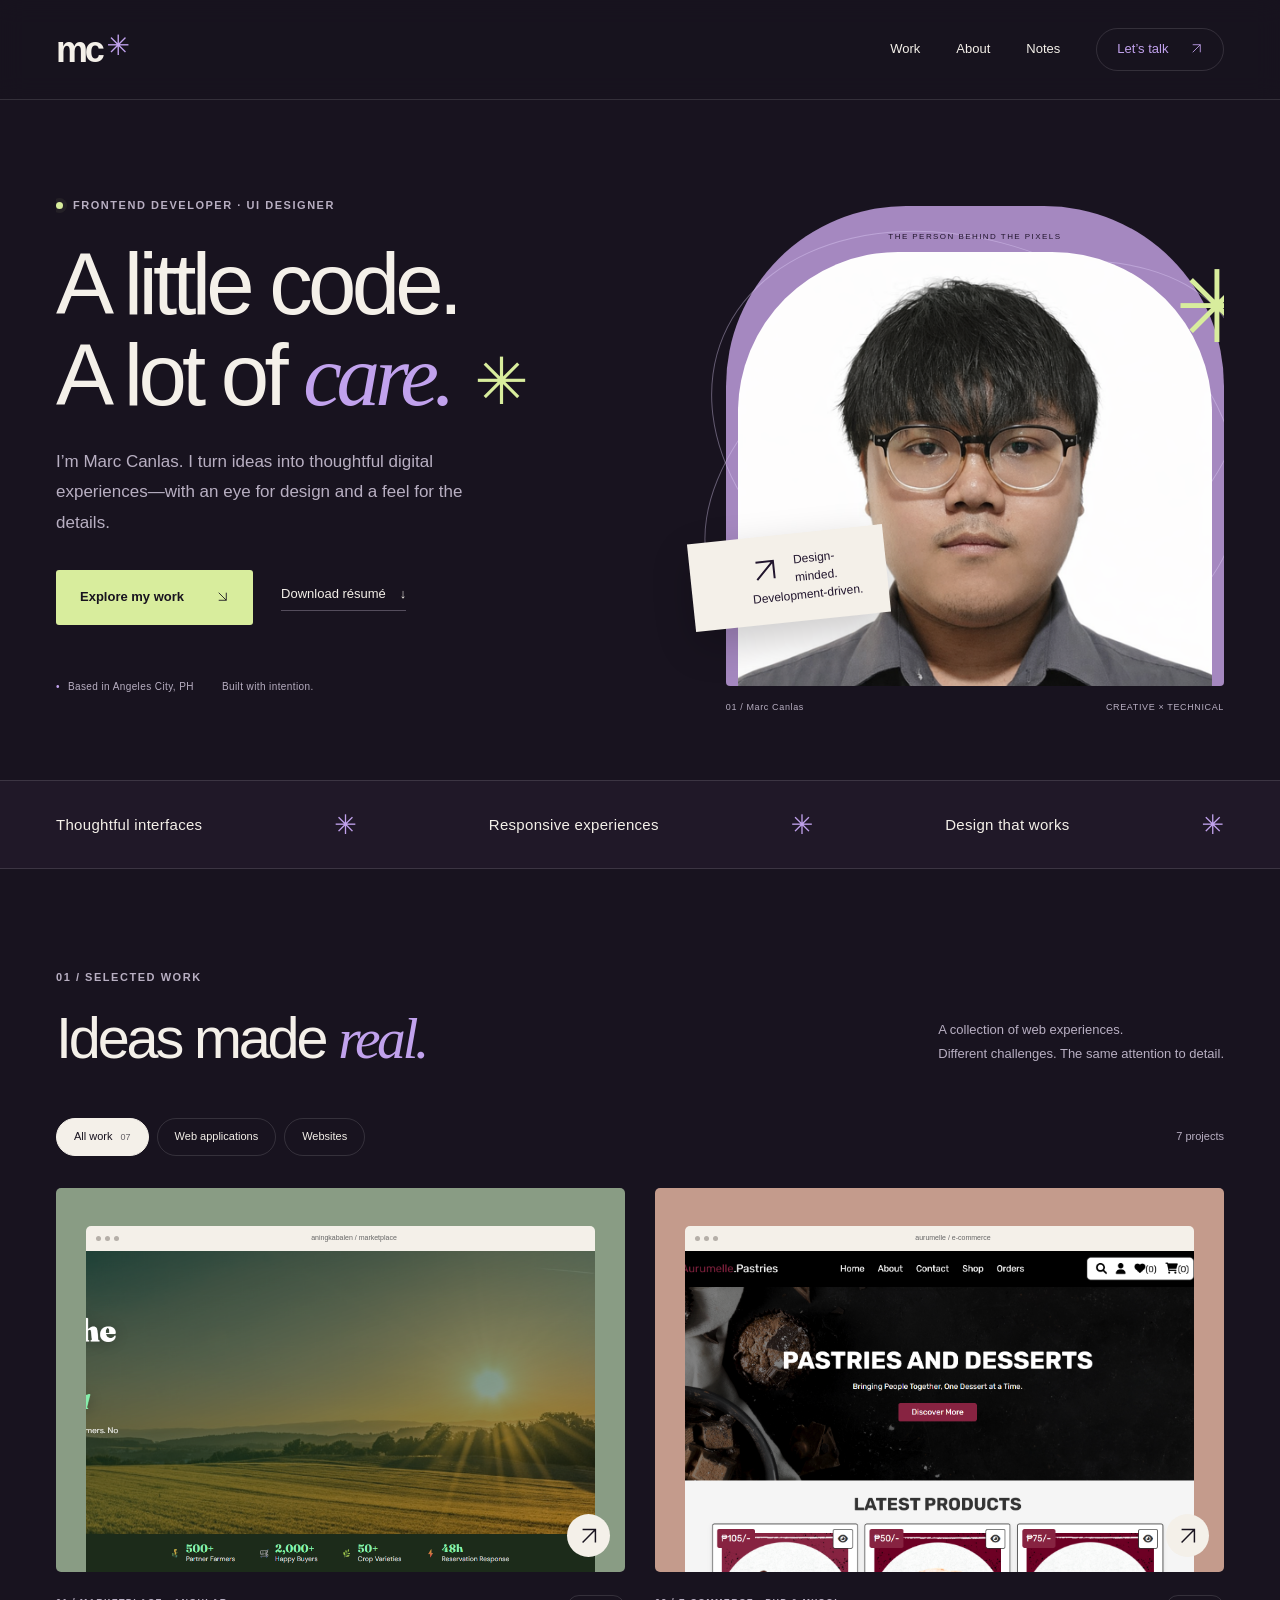
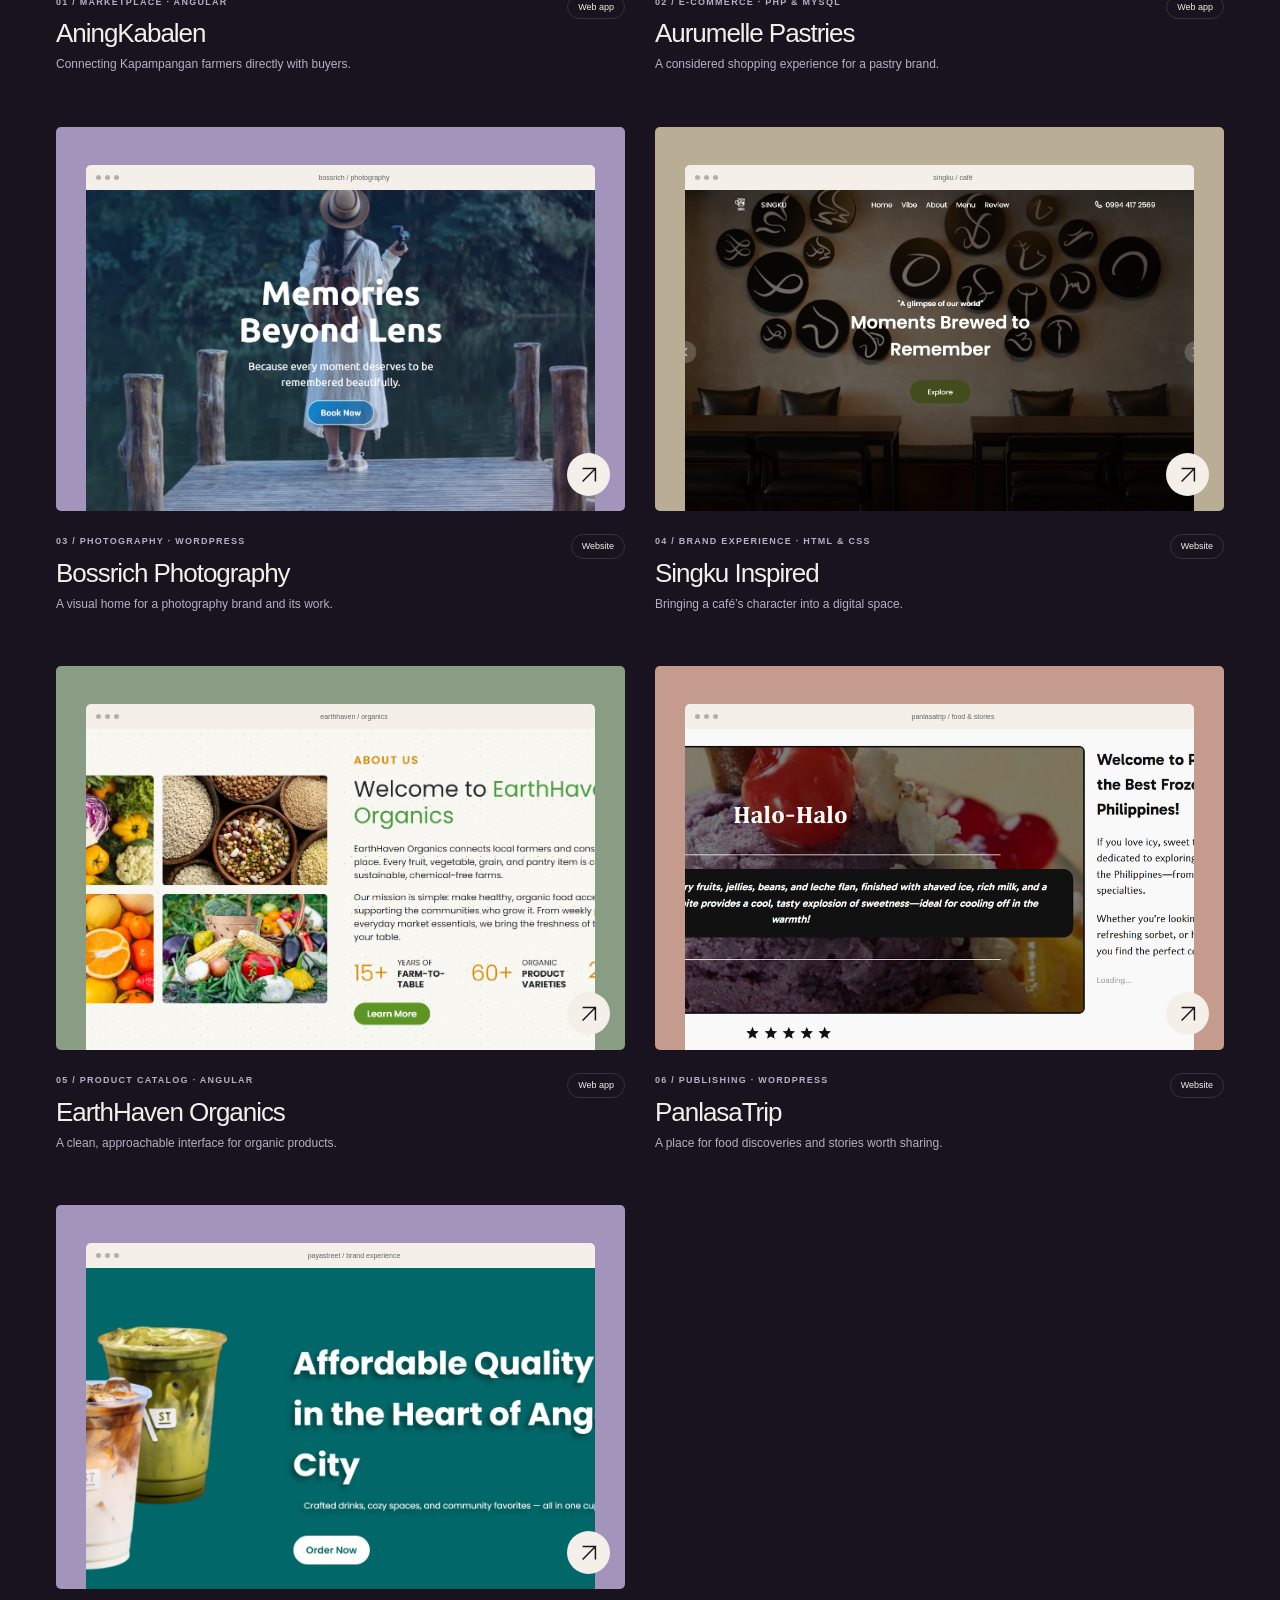
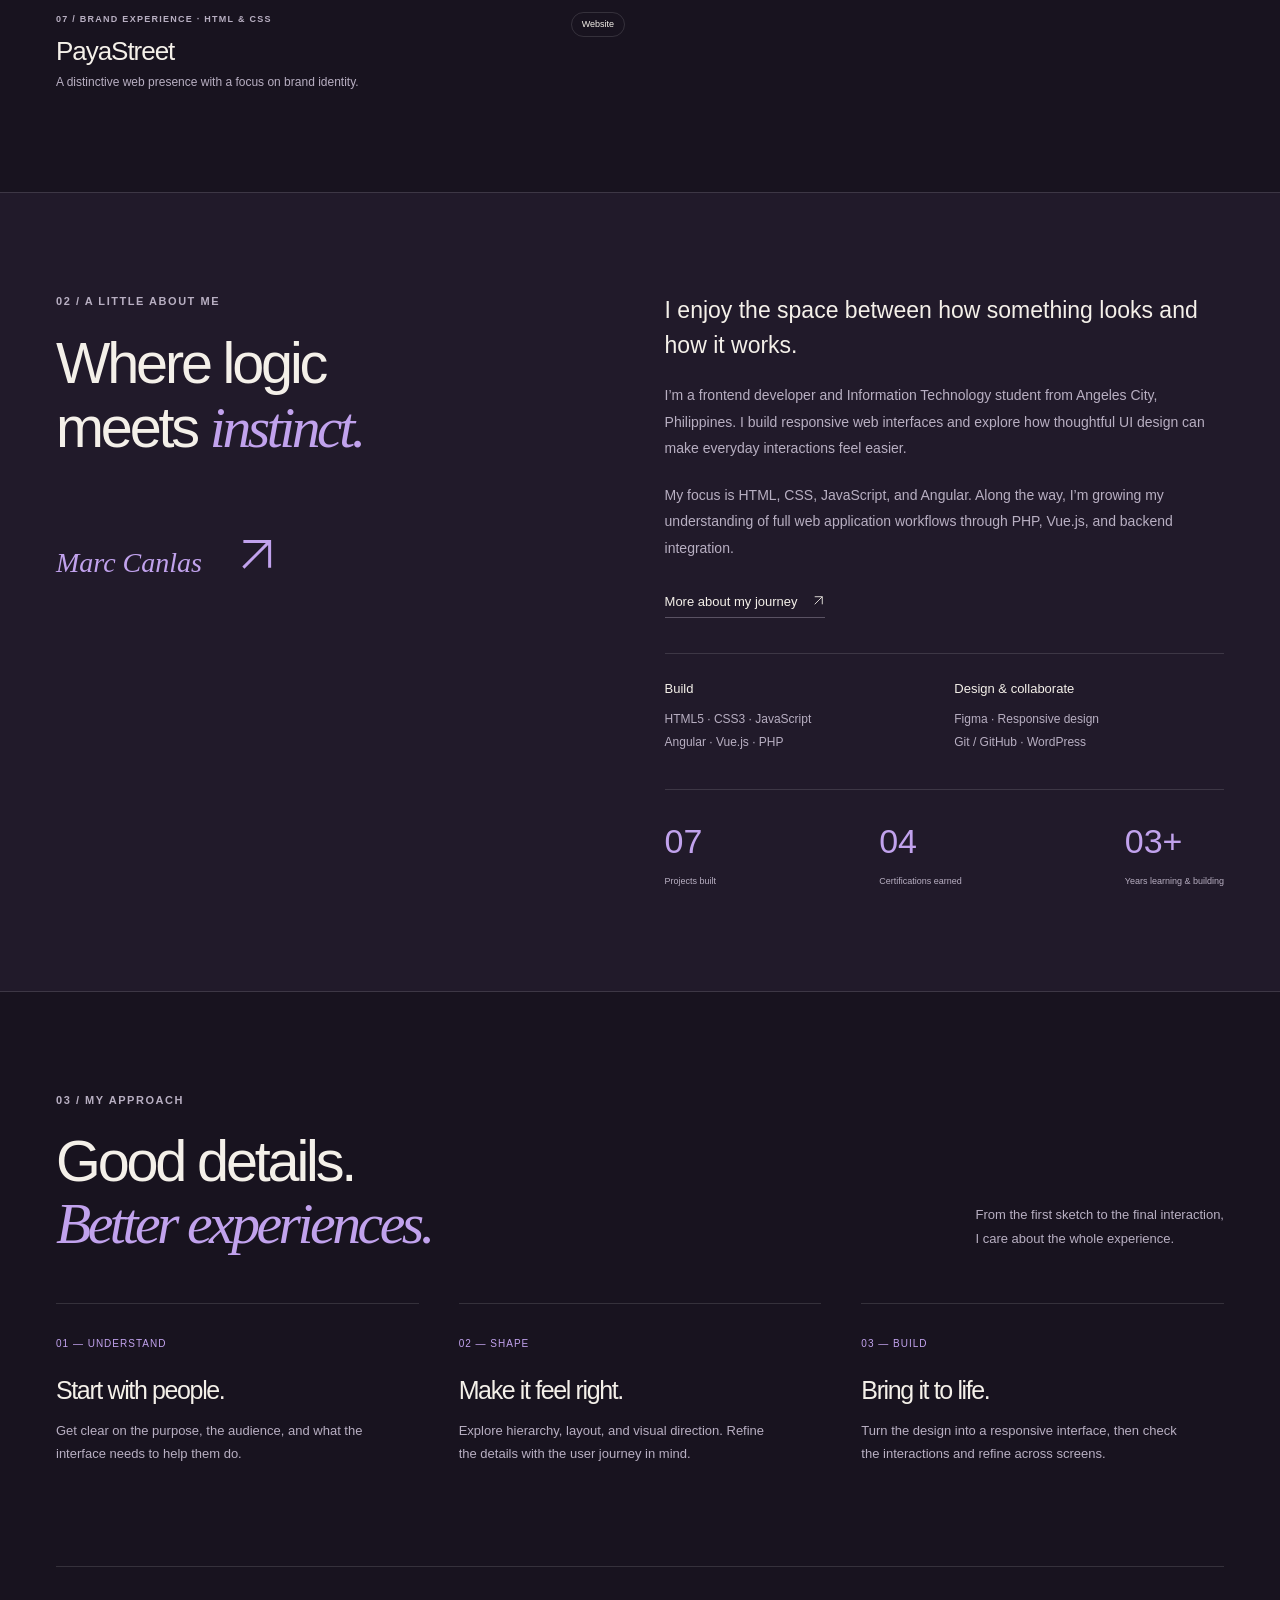
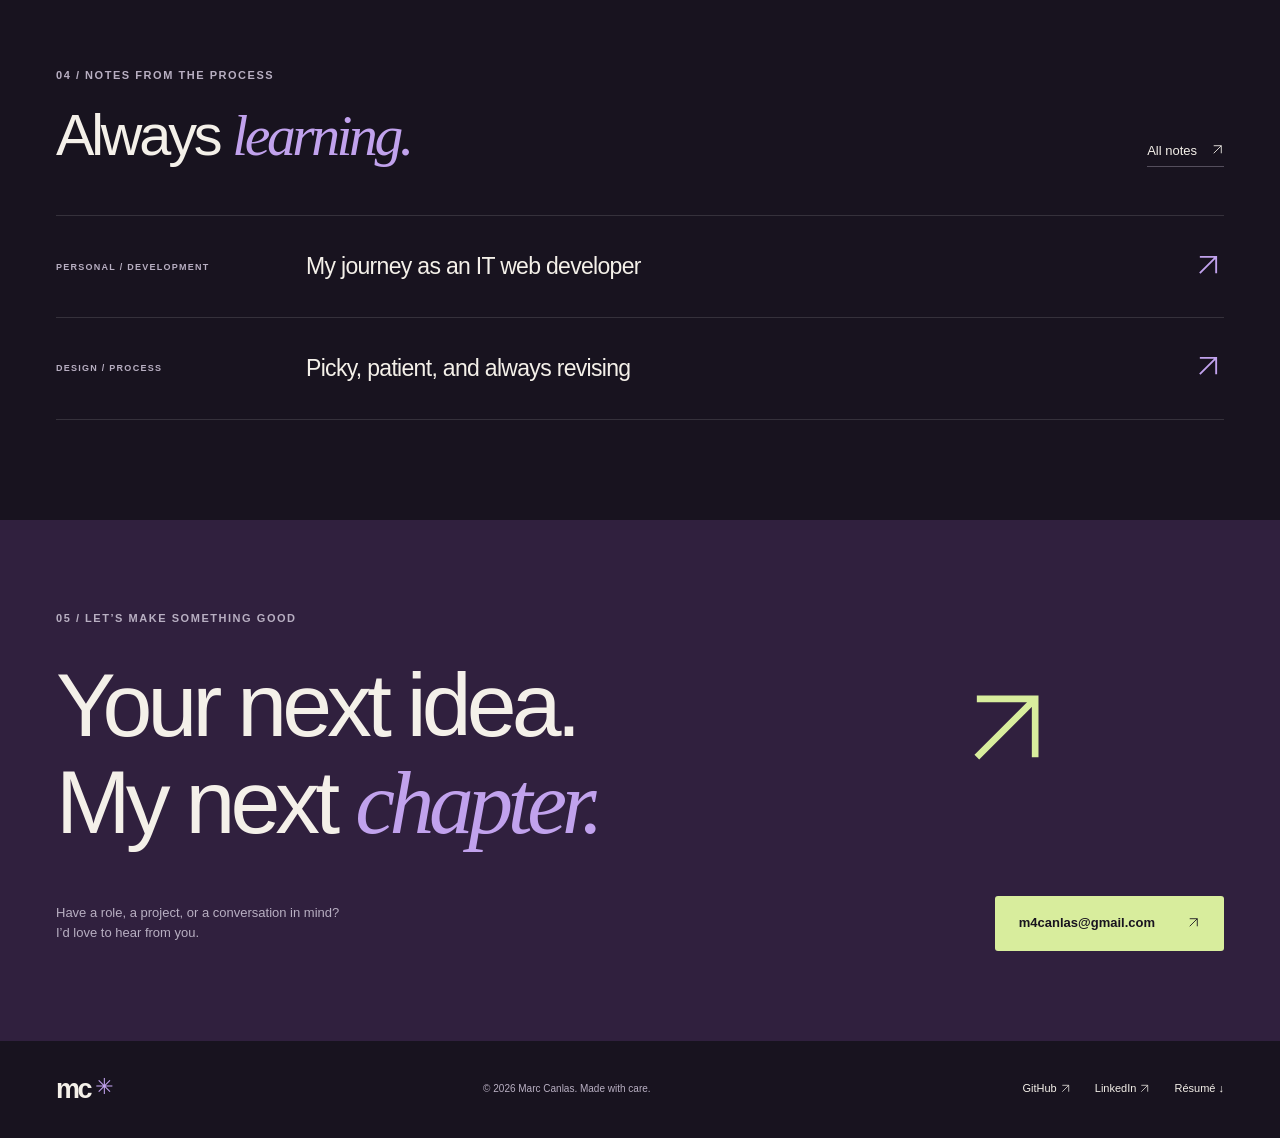
<file: index.html>
<!doctype html>
<html lang="en">
<head>
  <meta charset="utf-8">
  <meta name="viewport" content="width=device-width, initial-scale=1">
  <meta name="description" content="Marc Canlas — frontend developer and UI designer in Angeles City, Philippines. Explore web projects, case studies, and the thinking behind the interfaces.">
  <meta name="theme-color" content="#18131f">
  <title>Marc Canlas — Frontend Developer & UI Designer</title>
  <link rel="icon" href="img/assets/logo.png">
  <link rel="stylesheet" href="styles/portfolio.css">
  <script src="js/portfolio.js" defer></script>
<noscript><style>.hero-copy,.hero-art{animation:none}.filters,.menu-toggle{display:none}@media(max-width:900px){.site-header{height:auto;min-height:76px;flex-wrap:wrap;padding-block:20px;gap:20px}.site-header nav{display:flex;position:static;flex-wrap:wrap;padding:0;gap:18px;background:none;border:0}.site-header .nav-contact{padding:0;border:0}}</style></noscript>
</head>
<body>
  <a class="skip-link" href="#main">Skip to content</a>
  <header class="site-header">
    <a class="wordmark" href="#home" aria-label="Marc Canlas home">mc<span>✳&#xfe0e;</span></a>
    <button class="menu-toggle" aria-controls="site-nav" aria-expanded="false">Menu <span aria-hidden="true">＋</span></button>
    <nav id="site-nav" aria-label="Main navigation">
      <a href="#portfolio">Work</a><a href="#about-split">About</a><a href="#blog">Notes</a>
      <a class="nav-contact" href="#contact">Let’s talk <span aria-hidden="true"><svg class="arrow-icon" viewBox="0 0 24 24" fill="none" stroke="currentColor" stroke-width="1.6" aria-hidden="true"><path d="M5 19 19 5M5 5h14v14"/></svg></span></a>
    </nav>
  </header>
  <main id="main">
    <section class="hero wrap" id="home" aria-labelledby="hero-title">
      <div class="hero-copy">
        <p class="eyebrow"><span class="status-dot"></span> Frontend developer · UI designer</p>
        <h1 id="hero-title">A little code.<br>A lot of <span class="serif">care.</span><span class="title-star" aria-hidden="true">✳&#xfe0e;</span></h1>
        <p class="hero-intro">I’m Marc Canlas. I turn ideas into thoughtful digital experiences—with an eye for design and a feel for the details.</p>
        <div class="actions"><a class="button primary" href="#portfolio">Explore my work <span aria-hidden="true"><svg class="arrow-icon arrow-down" viewBox="0 0 24 24" fill="none" stroke="currentColor" stroke-width="1.6" aria-hidden="true"><path d="M5 19 19 5M5 5h14v14"/></svg></span></a><a class="text-link" href="img/assets/marc_canlas_resume.pdf" download>Download résumé <span aria-hidden="true">↓</span></a></div>
        <div class="hero-meta"><span>Based in Angeles City, PH</span><span>Built with intention.</span></div>
      </div>
      <div class="hero-art" aria-label="Portrait of Marc Canlas">
        <div class="art-orbit orbit-one" aria-hidden="true"></div><div class="art-orbit orbit-two" aria-hidden="true"></div>
        <span class="art-label">THE PERSON BEHIND THE PIXELS</span>
        <div class="portrait-frame"><img src="img/assets/profile.png" alt="Marc Canlas" fetchpriority="high" width="600" height="700"></div>
        <span class="art-spark" aria-hidden="true">✳&#xfe0e;</span>
        <div class="art-note"><span aria-hidden="true"><svg class="arrow-icon" viewBox="0 0 24 24" fill="none" stroke="currentColor" stroke-width="1.6" aria-hidden="true"><path d="M5 19 19 5M5 5h14v14"/></svg></span> Design-minded.<br>Development-driven.</div>
        <div class="art-caption"><span>01 / Marc Canlas</span><span>CREATIVE × TECHNICAL</span></div>
      </div>
    </section>
    <div class="discipline-strip" aria-label="Areas of focus"><div class="wrap"><span>Thoughtful interfaces</span><b aria-hidden="true">✳&#xfe0e;</b><span>Responsive experiences</span><b aria-hidden="true">✳&#xfe0e;</b><span>Design that works</span><b aria-hidden="true">✳&#xfe0e;</b></div></div>
    <section class="work-section wrap" id="portfolio" aria-labelledby="work-title">
      <div class="section-heading reveal"><div><p class="eyebrow">01 / Selected work</p><h2 id="work-title">Ideas made <span class="serif">real.</span></h2></div><p>A collection of web experiences.<br>Different challenges. The same attention to detail.</p></div>
      <div class="work-toolbar"><div class="filters" role="group" aria-label="Filter projects"><button class="active" data-filter="all" aria-pressed="true">All work <span>07</span></button><button data-filter="application" aria-pressed="false">Web applications</button><button data-filter="website" aria-pressed="false">Websites</button></div><span class="project-count" aria-live="polite" id="project-count">7 projects</span></div>
      <div class="project-grid">
        <a class="work-card reveal" data-category="application" href="projects/project-aningkabalen.html"><div class="project-image green"><div class="browser-bar" aria-hidden="true"><i></i><i></i><i></i><span>aningkabalen / marketplace</span></div><img src="img/aningkabalen_img/home.png" alt="AningKabalen marketplace homepage" loading="lazy" width="1440" height="900"><span class="project-arrow" aria-hidden="true"><svg class="arrow-icon" viewBox="0 0 24 24" fill="none" stroke="currentColor" stroke-width="1.6" aria-hidden="true"><path d="M5 19 19 5M5 5h14v14"/></svg></span></div><div class="project-info"><div><p class="eyebrow">01 / Marketplace · Angular</p><h3>AningKabalen</h3><p>Connecting Kapampangan farmers directly with buyers.</p></div><span class="project-type">Web app</span></div></a>
        <a class="work-card reveal" data-category="application" href="projects/project-aurumelle.html"><div class="project-image peach"><div class="browser-bar" aria-hidden="true"><i></i><i></i><i></i><span>aurumelle / e-commerce</span></div><img src="img/aurumelle_img/header.png" alt="Aurumelle Pastries storefront" loading="lazy" width="1440" height="900"><span class="project-arrow" aria-hidden="true"><svg class="arrow-icon" viewBox="0 0 24 24" fill="none" stroke="currentColor" stroke-width="1.6" aria-hidden="true"><path d="M5 19 19 5M5 5h14v14"/></svg></span></div><div class="project-info"><div><p class="eyebrow">02 / E-commerce · PHP & MySQL</p><h3>Aurumelle Pastries</h3><p>A considered shopping experience for a pastry brand.</p></div><span class="project-type">Web app</span></div></a>
        <a class="work-card reveal" data-category="website" href="projects/project-bossrich.html"><div class="project-image lilac"><div class="browser-bar" aria-hidden="true"><i></i><i></i><i></i><span>bossrich / photography</span></div><img src="img/bossrich_img/bossrich.png" alt="Bossrich Photography website" loading="lazy" width="1440" height="900"><span class="project-arrow" aria-hidden="true"><svg class="arrow-icon" viewBox="0 0 24 24" fill="none" stroke="currentColor" stroke-width="1.6" aria-hidden="true"><path d="M5 19 19 5M5 5h14v14"/></svg></span></div><div class="project-info"><div><p class="eyebrow">03 / Photography · WordPress</p><h3>Bossrich Photography</h3><p>A visual home for a photography brand and its work.</p></div><span class="project-type">Website</span></div></a>
        <a class="work-card reveal" data-category="website" href="projects/project-singku.html"><div class="project-image sand"><div class="browser-bar" aria-hidden="true"><i></i><i></i><i></i><span>singku / café</span></div><img src="img/singku_img/header.png" alt="Singku Inspired café website" loading="lazy" width="1440" height="900"><span class="project-arrow" aria-hidden="true"><svg class="arrow-icon" viewBox="0 0 24 24" fill="none" stroke="currentColor" stroke-width="1.6" aria-hidden="true"><path d="M5 19 19 5M5 5h14v14"/></svg></span></div><div class="project-info"><div><p class="eyebrow">04 / Brand experience · HTML & CSS</p><h3>Singku Inspired</h3><p>Bringing a café’s character into a digital space.</p></div><span class="project-type">Website</span></div></a>
        <a class="work-card reveal" data-category="application" href="projects/project-earthhaven.html"><div class="project-image green"><div class="browser-bar" aria-hidden="true"><i></i><i></i><i></i><span>earthhaven / organics</span></div><img src="img/earthhaven_img/overview.png" alt="EarthHaven Organics product catalog" loading="lazy" width="1440" height="900"><span class="project-arrow" aria-hidden="true"><svg class="arrow-icon" viewBox="0 0 24 24" fill="none" stroke="currentColor" stroke-width="1.6" aria-hidden="true"><path d="M5 19 19 5M5 5h14v14"/></svg></span></div><div class="project-info"><div><p class="eyebrow">05 / Product catalog · Angular</p><h3>EarthHaven Organics</h3><p>A clean, approachable interface for organic products.</p></div><span class="project-type">Web app</span></div></a>
        <a class="work-card reveal" data-category="website" href="projects/project-panlasa.html"><div class="project-image peach"><div class="browser-bar" aria-hidden="true"><i></i><i></i><i></i><span>panlasatrip / food & stories</span></div><img src="img/panlasa_trip/header.png" alt="PanlasaTrip food blog" loading="lazy" width="1440" height="900"><span class="project-arrow" aria-hidden="true"><svg class="arrow-icon" viewBox="0 0 24 24" fill="none" stroke="currentColor" stroke-width="1.6" aria-hidden="true"><path d="M5 19 19 5M5 5h14v14"/></svg></span></div><div class="project-info"><div><p class="eyebrow">06 / Publishing · WordPress</p><h3>PanlasaTrip</h3><p>A place for food discoveries and stories worth sharing.</p></div><span class="project-type">Website</span></div></a>
        <a class="work-card reveal" data-category="website" href="projects/project-payastreet.html"><div class="project-image lilac"><div class="browser-bar" aria-hidden="true"><i></i><i></i><i></i><span>payastreet / brand experience</span></div><img src="img/payastreet_img/header.png" alt="PayaStreet website" loading="lazy" width="1440" height="900"><span class="project-arrow" aria-hidden="true"><svg class="arrow-icon" viewBox="0 0 24 24" fill="none" stroke="currentColor" stroke-width="1.6" aria-hidden="true"><path d="M5 19 19 5M5 5h14v14"/></svg></span></div><div class="project-info"><div><p class="eyebrow">07 / Brand experience · HTML & CSS</p><h3>PayaStreet</h3><p>A distinctive web presence with a focus on brand identity.</p></div><span class="project-type">Website</span></div></a>
      </div>
    </section>
    <section class="about-section" id="about-split" aria-labelledby="about-title"><div class="wrap about-layout">
      <div class="about-heading reveal"><p class="eyebrow">02 / A little about me</p><h2 id="about-title">Where logic<br>meets <span class="serif">instinct.</span></h2><div class="about-signature">Marc Canlas <span aria-hidden="true"><svg class="arrow-icon" viewBox="0 0 24 24" fill="none" stroke="currentColor" stroke-width="1.6" aria-hidden="true"><path d="M5 19 19 5M5 5h14v14"/></svg></span></div></div>
      <div class="about-copy reveal"><p class="lead">I enjoy the space between how something looks and how it works.</p><p>I’m a frontend developer and Information Technology student from Angeles City, Philippines. I build responsive web interfaces and explore how thoughtful UI design can make everyday interactions feel easier.</p><p>My focus is HTML, CSS, JavaScript, and Angular. Along the way, I’m growing my understanding of full web application workflows through PHP, Vue.js, and backend integration.</p><a class="text-link" href="profile.html">More about my journey <span aria-hidden="true"><svg class="arrow-icon" viewBox="0 0 24 24" fill="none" stroke="currentColor" stroke-width="1.6" aria-hidden="true"><path d="M5 19 19 5M5 5h14v14"/></svg></span></a>
      <div class="skill-list"><div><h3>Build</h3><p>HTML5 · CSS3 · JavaScript<br>Angular · Vue.js · PHP</p></div><div><h3>Design & collaborate</h3><p>Figma · Responsive design<br>Git / GitHub · WordPress</p></div></div>
      <div class="facts"><div><strong>07</strong><span>Projects built</span></div><div><strong>04</strong><span>Certifications earned</span></div><div><strong>03+</strong><span>Years learning & building</span></div></div></div>
    </div></section>
    <section class="process-section wrap" aria-labelledby="process-title"><div class="section-heading reveal"><div><p class="eyebrow">03 / My approach</p><h2 id="process-title">Good details.<br><span class="serif">Better experiences.</span></h2></div><p>From the first sketch to the final interaction,<br>I care about the whole experience.</p></div><div class="process-grid"><article class="reveal"><span>01 — Understand</span><h3>Start with people.</h3><p>Get clear on the purpose, the audience, and what the interface needs to help them do.</p></article><article class="reveal"><span>02 — Shape</span><h3>Make it feel right.</h3><p>Explore hierarchy, layout, and visual direction. Refine the details with the user journey in mind.</p></article><article class="reveal"><span>03 — Build</span><h3>Bring it to life.</h3><p>Turn the design into a responsive interface, then check the interactions and refine across screens.</p></article></div></section>
    <section class="notes-section wrap" id="blog" aria-labelledby="notes-title"><div class="section-heading reveal"><div><p class="eyebrow">04 / Notes from the process</p><h2 id="notes-title">Always <span class="serif">learning.</span></h2></div><a class="text-link" href="blog.html">All notes <span aria-hidden="true"><svg class="arrow-icon" viewBox="0 0 24 24" fill="none" stroke="currentColor" stroke-width="1.6" aria-hidden="true"><path d="M5 19 19 5M5 5h14v14"/></svg></span></a></div><a class="note-row reveal" href="blog/blog-my-journey.html"><span class="eyebrow">Personal / Development</span><h3>My journey as an IT web developer</h3><span aria-hidden="true"><svg class="arrow-icon" viewBox="0 0 24 24" fill="none" stroke="currentColor" stroke-width="1.6" aria-hidden="true"><path d="M5 19 19 5M5 5h14v14"/></svg></span></a><a class="note-row reveal" href="blog/blog-design-process.html"><span class="eyebrow">Design / Process</span><h3>Picky, patient, and always revising</h3><span aria-hidden="true"><svg class="arrow-icon" viewBox="0 0 24 24" fill="none" stroke="currentColor" stroke-width="1.6" aria-hidden="true"><path d="M5 19 19 5M5 5h14v14"/></svg></span></a></section>
    <section class="contact-section" id="contact" aria-labelledby="contact-title"><div class="wrap reveal"><p class="eyebrow">05 / Let’s make something good</p><h2 id="contact-title">Your next idea.<br>My next <span class="serif">chapter.</span><span aria-hidden="true"><svg class="arrow-icon" viewBox="0 0 24 24" fill="none" stroke="currentColor" stroke-width="1.6" aria-hidden="true"><path d="M5 19 19 5M5 5h14v14"/></svg></span></h2><div class="contact-bottom"><p>Have a role, a project, or a conversation in mind?<br>I’d love to hear from you.</p><a class="button primary" href="mailto:m4canlas@gmail.com">m4canlas@gmail.com <span aria-hidden="true"><svg class="arrow-icon" viewBox="0 0 24 24" fill="none" stroke="currentColor" stroke-width="1.6" aria-hidden="true"><path d="M5 19 19 5M5 5h14v14"/></svg></span></a></div></div></section>
  </main>
  <footer class="wrap site-footer"><a class="wordmark" href="#home" aria-label="Back to top">mc<span>✳&#xfe0e;</span></a><p>© <span id="year">2026</span> Marc Canlas. Made with care.</p><div><a href="https://github.com/TheCanlasArchive" target="_blank" rel="noopener noreferrer">GitHub <svg class="arrow-icon" viewBox="0 0 24 24" fill="none" stroke="currentColor" stroke-width="1.6" aria-hidden="true"><path d="M5 19 19 5M5 5h14v14"/></svg></a><a href="https://www.linkedin.com/in/marc-ordonez-canlas-a34320311/" target="_blank" rel="noopener noreferrer">LinkedIn <svg class="arrow-icon" viewBox="0 0 24 24" fill="none" stroke="currentColor" stroke-width="1.6" aria-hidden="true"><path d="M5 19 19 5M5 5h14v14"/></svg></a><a href="img/assets/marc_canlas_resume.pdf" download>Résumé ↓</a></div></footer>
</body>
</html>
</file>
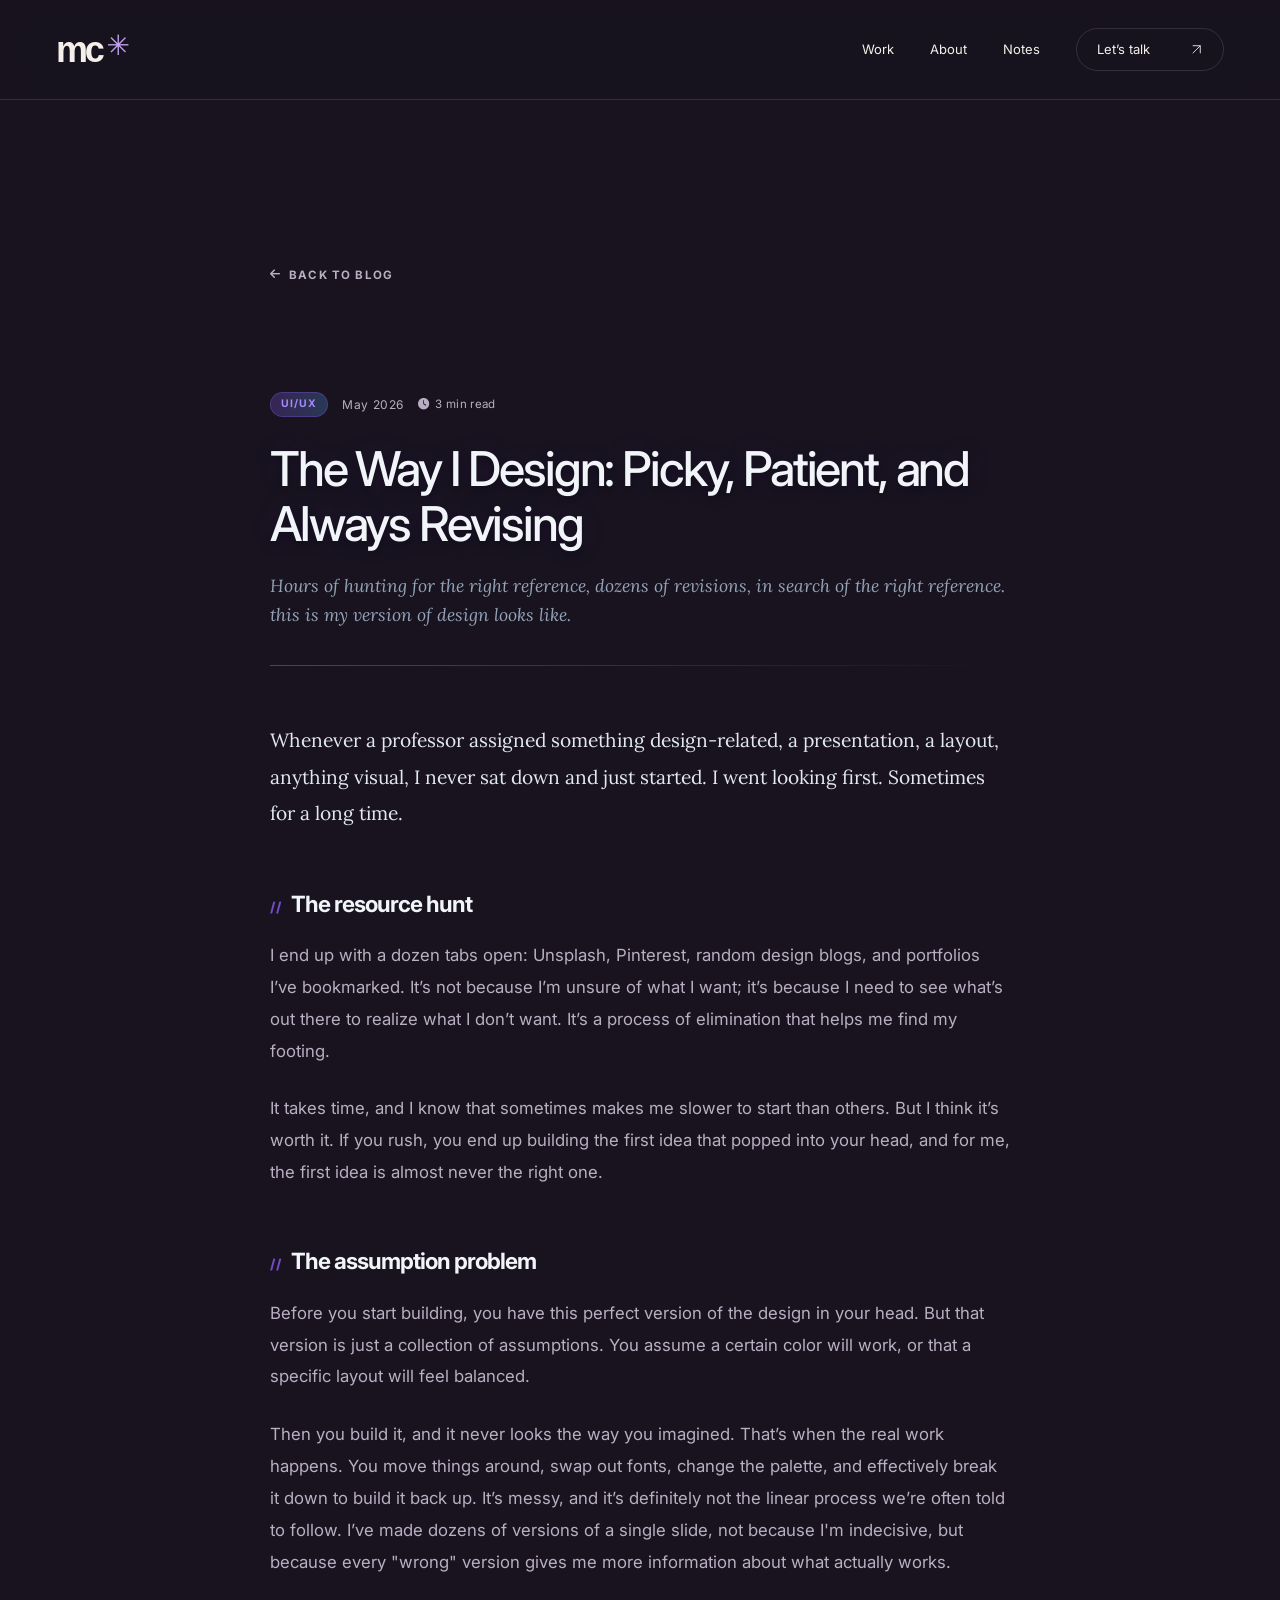
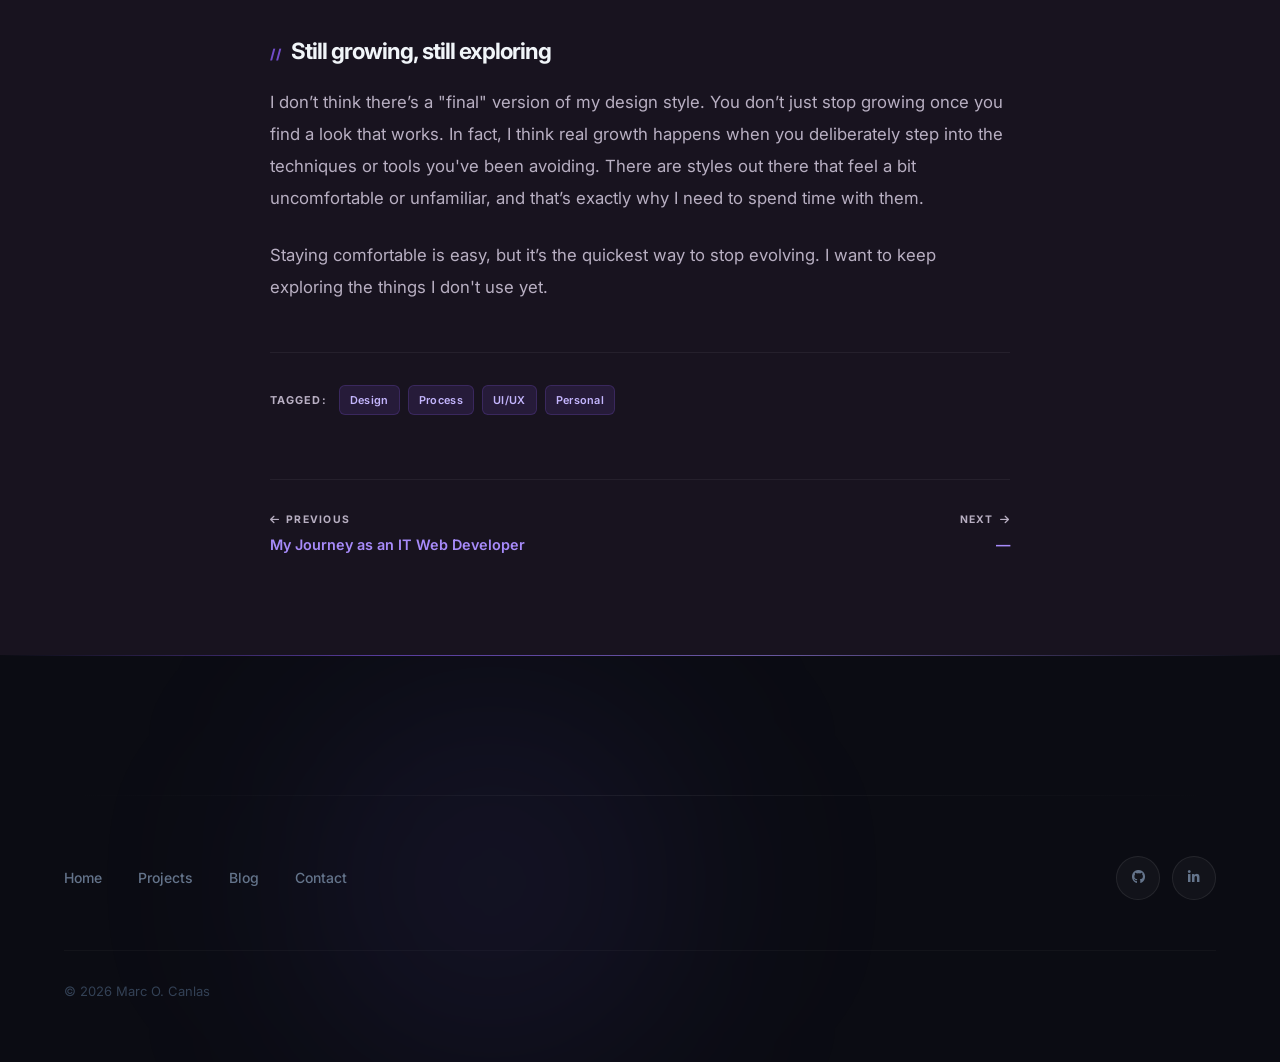
<file: blog/blog-design-process.html>
<!DOCTYPE html>
<html lang="en">
<head>
    <meta charset="UTF-8" />
    <meta name="viewport" content="width=device-width, initial-scale=1.0" />
    <title>The Way I Design: Picky, Patient, and Always Revising — Marc Canlas</title>
    <link rel="icon" type="image/png" sizes="64x64" href="../img/assets/logo.png">
    <link href="https://fonts.googleapis.com/css2?family=Inter:wght@300;400;600;800&family=Lora:ital,wght@0,400;0,600;1,400&display=swap" rel="stylesheet" />
    <link rel="stylesheet" href="https://cdnjs.cloudflare.com/ajax/libs/font-awesome/6.5.0/css/all.min.css" />
    <link rel="stylesheet" href="../styles/style.css" />
    <link rel="stylesheet" href="../styles/blog.css" />
    <link rel="stylesheet" href="../styles/post.css" />
<link rel="stylesheet" href="../styles/continuity.css">
<script src="../js/shared.js" defer></script>
</head>
<body>
    <div id="cursor"></div>
    <div class="cursor-follower" id="follower"></div>
    <div class="background-container">
        <div class="square"></div><div class="square"></div><div class="square"></div>
        <div class="square"></div><div class="square"></div>
    </div>

    <header class="site-header">
    <a class="wordmark" href="../index.html" aria-label="Marc Canlas home">mc<span>✳&#xfe0e;</span></a>
    <button class="menu-toggle" aria-controls="site-nav" aria-expanded="false">Menu <span aria-hidden="true">＋</span></button>
    <nav id="site-nav" aria-label="Main navigation">
      <a href="../index.html#portfolio">Work</a><a href="../index.html#about-split">About</a><a href="../index.html#blog">Notes</a>
      <a class="nav-contact" href="../index.html#contact">Let’s talk <span aria-hidden="true"><svg class="arrow-icon" viewBox="0 0 24 24" fill="none" stroke="currentColor" stroke-width="1.6" aria-hidden="true"><path d="M5 19 19 5M5 5h14v14"/></svg></span></a>
    </nav>
  </header>

    <main class="post-main">
        <div class="post-container">

            <a href="../blog.html" class="post-back"><i class="fas fa-arrow-left"></i> Back to Blog</a>

            <header class="post-header">
                <div class="post-eyebrow">
                    <span class="blog-tag">UI/UX</span>
                    <span class="post-date">May 2026</span>
                    <span class="post-read-time"><i class="fas fa-clock"></i> 3 min read</span>
                </div>
                <h1 class="post-title">The Way I Design: Picky, Patient, and Always Revising</h1>
                <p class="post-subtitle">Hours of hunting for the right reference, dozens of revisions, in search of the right reference. this is my version of design looks like.</p>
                <div class="post-divider"></div>
            </header>

            <article class="post-body">

                <p class="post-lead">Whenever a professor assigned something design-related, a presentation, a layout, anything visual, I never sat down and just started. I went looking first. Sometimes for a long time.</p>

                <h2>The resource hunt</h2>

                <p>I end up with a dozen tabs open: Unsplash, Pinterest, random design blogs, and portfolios I’ve bookmarked. It’s not because I’m unsure of what I want; it’s because I need to see what’s out there to realize what I don’t want. It’s a process of elimination that helps me find my footing.</p>

                <p>It takes time, and I know that sometimes makes me slower to start than others. But I think it’s worth it. If you rush, you end up building the first idea that popped into your head, and for me, the first idea is almost never the right one.</p>


                <h2>The assumption problem</h2>

                <p>Before you start building, you have this perfect version of the design in your head. But that version is just a collection of assumptions. You assume a certain color will work, or that a specific layout will feel balanced.</p>

                <p>Then you build it, and it never looks the way you imagined. That’s when the real work happens. You move things around, swap out fonts, change the palette, and effectively break it down to build it back up. It’s messy, and it’s definitely not the linear process we’re often told to follow. I’ve made dozens of versions of a single slide, not because I'm indecisive, but because every "wrong" version gives me more information about what actually works.</p>

                <h2>Still growing, still exploring</h2>

                <p>I don’t think there’s a "final" version of my design style. You don’t just stop growing once you find a look that works. In fact, I think real growth happens when you deliberately step into the techniques or tools you've been avoiding. There are styles out there that feel a bit uncomfortable or unfamiliar, and that’s exactly why I need to spend time with them.</p>

                <p>Staying comfortable is easy, but it’s the quickest way to stop evolving. I want to keep exploring the things I don't use yet.</p>

                <div class="post-tags-row">
                    <span class="post-tag-label">Tagged:</span>
                    <code>Design</code>
                    <code>Process</code>
                    <code>UI/UX</code>
                    <code>Personal</code>
                </div>

            </article>

            <nav class="post-nav">
                <div class="post-nav-item prev">
                    <span class="nav-dir"><i class="fas fa-arrow-left"></i> Previous</span>
                    <a href="blog-my-journey.html" class="nav-title">My Journey as an IT Web Developer</a>
                </div>
                <div class="post-nav-item next">
                    <span class="nav-dir">Next <i class="fas fa-arrow-right"></i></span>
                    <a href="" class="nav-title">—</a>
                </div>
            </nav>

        </div>
    </main>

    <footer class="footer-section">
        <div class="footer-container">
            <hr class="footer-divider">
            <div class="footer-bottom">
                <div class="footer-nav">
                    <a href="../index.html#home">Home</a>
                    <a href="../index.html#portfolio">Projects</a>
                    <a href="../blog.html">Blog</a>
                    <a href="../index.html#contact">Contact</a>
                </div>
                <div class="footer-socials">
                    <a href="https://github.com/TheCanlasArchive" class="social-circle"><i class="fa-brands fa-github"></i></a>
                    <a href="https://www.linkedin.com/in/marc-ordonez-canlas-a34320311/" class="social-circle"><i class="fa-brands fa-linkedin-in"></i></a>
                </div>
            </div>
            <div class="footer-info"><p class="copyright">© 2026 Marc O. Canlas</p></div>
        </div>
    </footer>

    
</body>
</html>
</file>
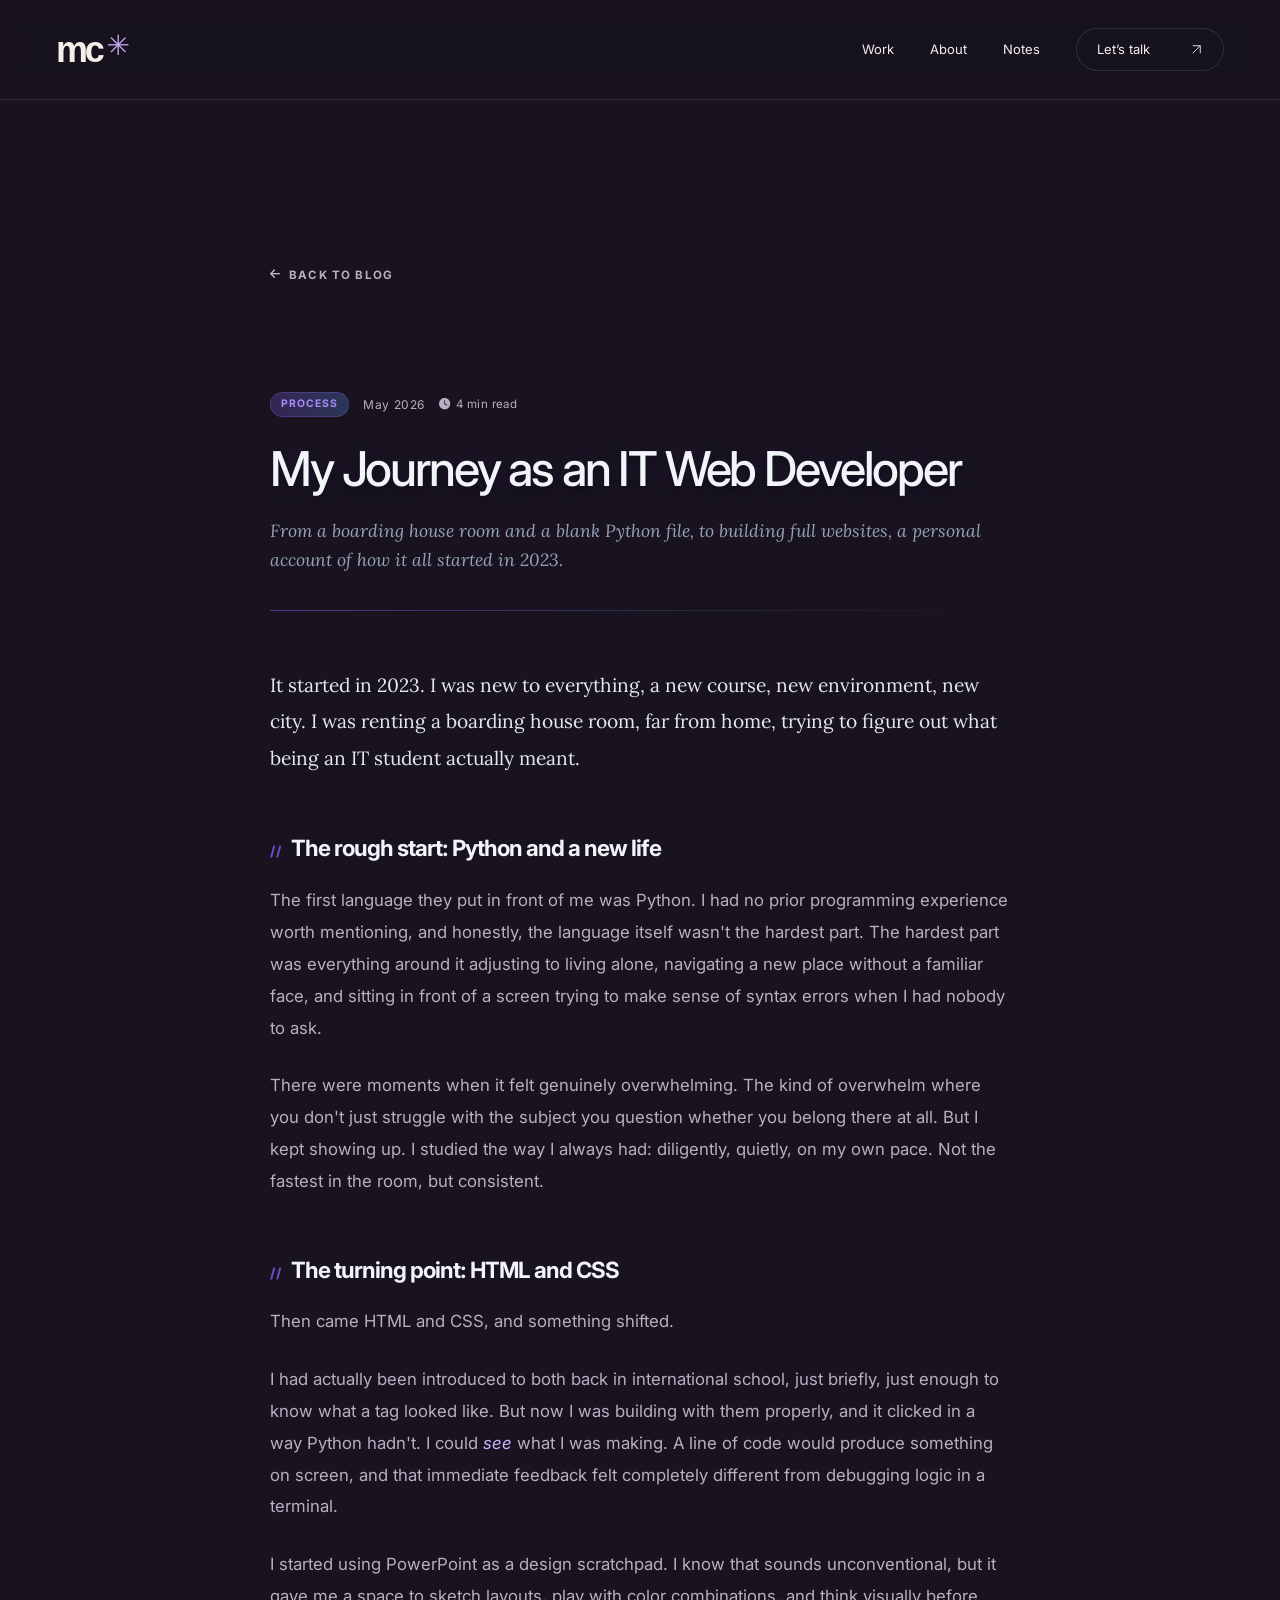
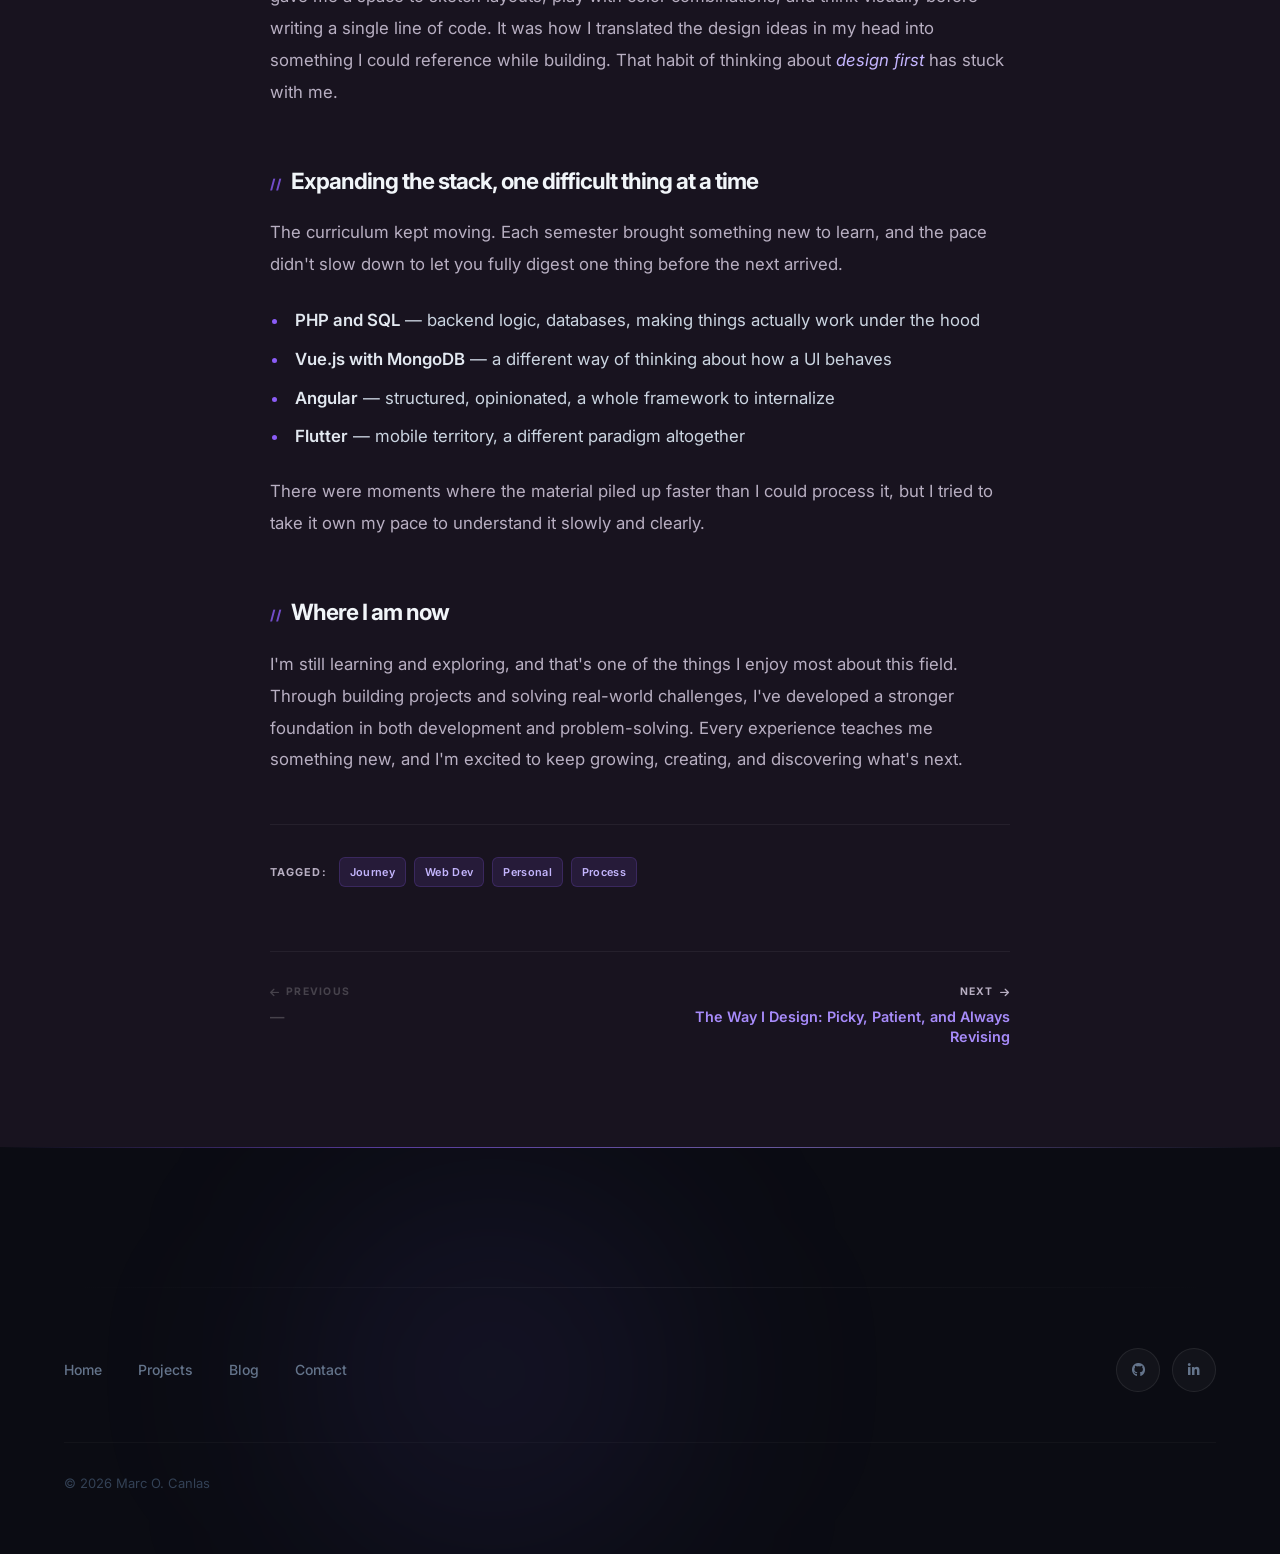
<file: blog/blog-my-journey.html>
<!DOCTYPE html>
<html lang="en">
<head>
    <meta charset="UTF-8" />
    <meta name="viewport" content="width=device-width, initial-scale=1.0" />
    <title>My Journey as an IT Web Developer — Marc Canlas</title>
    <link rel="icon" type="image/png" sizes="64x64" href="../img/assets/logo.png">
    <link href="https://fonts.googleapis.com/css2?family=Inter:wght@300;400;600;800&family=Lora:ital,wght@0,400;0,600;1,400&display=swap" rel="stylesheet" />
    <link rel="stylesheet" href="https://cdnjs.cloudflare.com/ajax/libs/font-awesome/6.5.0/css/all.min.css" />
    <link rel="stylesheet" href="../styles/style.css" />
    <link rel="stylesheet" href="../styles/blog.css" />
    <link rel="stylesheet" href="../styles/post.css" />
<link rel="stylesheet" href="../styles/continuity.css">
<script src="../js/shared.js" defer></script>
</head>
<body>
    <div id="cursor"></div>
    <div class="cursor-follower" id="follower"></div>
    <div class="background-container">
        <div class="square"></div><div class="square"></div><div class="square"></div>
        <div class="square"></div><div class="square"></div>
    </div>

    <header class="site-header">
    <a class="wordmark" href="../index.html" aria-label="Marc Canlas home">mc<span>✳&#xfe0e;</span></a>
    <button class="menu-toggle" aria-controls="site-nav" aria-expanded="false">Menu <span aria-hidden="true">＋</span></button>
    <nav id="site-nav" aria-label="Main navigation">
      <a href="../index.html#portfolio">Work</a><a href="../index.html#about-split">About</a><a href="../index.html#blog">Notes</a>
      <a class="nav-contact" href="../index.html#contact">Let’s talk <span aria-hidden="true"><svg class="arrow-icon" viewBox="0 0 24 24" fill="none" stroke="currentColor" stroke-width="1.6" aria-hidden="true"><path d="M5 19 19 5M5 5h14v14"/></svg></span></a>
    </nav>
  </header>

    <main class="post-main">
        <div class="post-container">

            <a href="../blog.html" class="post-back"><i class="fas fa-arrow-left"></i> Back to Blog</a>

            <header class="post-header">
                <div class="post-eyebrow">
                    <span class="blog-tag">Process</span>
                    <span class="post-date">May 2026</span>
                    <span class="post-read-time"><i class="fas fa-clock"></i> 4 min read</span>
                </div>
                <h1 class="post-title">My Journey as an IT Web Developer</h1>
                <p class="post-subtitle">From a boarding house room and a blank Python file, to building full websites, a personal account of how it all started in 2023.</p>
                <div class="post-divider"></div>
            </header>

            <article class="post-body">

                <p class="post-lead">It started in 2023. I was new to everything, a new course, new environment, new city. I was renting a boarding house room, far from home, trying to figure out what being an IT student actually meant.</p>

                <h2>The rough start: Python and a new life</h2>

                <p>The first language they put in front of me was Python. I had no prior programming experience worth mentioning, and honestly, the language itself wasn't the hardest part. The hardest part was everything around it adjusting to living alone, navigating a new place without a familiar face, and sitting in front of a screen trying to make sense of syntax errors when I had nobody to ask.</p>

                <p>There were moments when it felt genuinely overwhelming. The kind of overwhelm where you don't just struggle with the subject you question whether you belong there at all. But I kept showing up. I studied the way I always had: diligently, quietly, on my own pace. Not the fastest in the room, but consistent.</p>

                <h2>The turning point: HTML and CSS</h2>

                <p>Then came HTML and CSS, and something shifted.</p>

                <p>I had actually been introduced to both back in international school, just briefly, just enough to know what a tag looked like. But now I was building with them properly, and it clicked in a way Python hadn't. I could <em>see</em> what I was making. A line of code would produce something on screen, and that immediate feedback felt completely different from debugging logic in a terminal.</p>


                <p>I started using PowerPoint as a design scratchpad. I know that sounds unconventional, but it gave me a space to sketch layouts, play with color combinations, and think visually before writing a single line of code. It was how I translated the design ideas in my head into something I could reference while building. That habit of thinking about <em>design first</em> has stuck with me.</p>

                <h2>Expanding the stack, one difficult thing at a time</h2>

                <p>The curriculum kept moving. Each semester brought something new to learn, and the pace didn't slow down to let you fully digest one thing before the next arrived.</p>

                <ul class="post-list">
                    <li><strong>PHP and SQL</strong> — backend logic, databases, making things actually work under the hood</li>
                    <li><strong>Vue.js with MongoDB</strong> — a different way of thinking about how a UI behaves</li>
                    <li><strong>Angular</strong> — structured, opinionated, a whole framework to internalize</li>
                    <li><strong>Flutter</strong> — mobile territory, a different paradigm altogether</li>
                </ul>

                <p>There were moments where the material piled up faster than I could process it, but I tried to take it own my pace to understand it slowly and clearly.</p>

                <h2>Where I am now</h2>

                <p>I'm still learning and exploring, and that's one of the things I enjoy most about this field. Through building projects and solving real-world challenges, I've developed a stronger foundation in both development and problem-solving. Every experience teaches me something new, and I'm excited to keep growing, creating, and discovering what's next.</p>

                <div class="post-tags-row">
                    <span class="post-tag-label">Tagged:</span>
                    <code>Journey</code>
                    <code>Web Dev</code>
                    <code>Personal</code>
                    <code>Process</code>
                </div>

            </article>

            <nav class="post-nav">
                <div class="post-nav-item prev disabled">
                    <span class="nav-dir"><i class="fas fa-arrow-left"></i> Previous</span>
                    <span class="nav-title">—</span>
                </div>
                <div class="post-nav-item next">
                    <span class="nav-dir">Next <i class="fas fa-arrow-right"></i></span>
                    <a href="blog-design-process.html" class="nav-title">The Way I Design: Picky, Patient, and Always Revising</a>
                </div>
            </nav>

        </div>
    </main>

    <footer class="footer-section">
        <div class="footer-container">
            <hr class="footer-divider">
            <div class="footer-bottom">
                <div class="footer-nav">
                    <a href="../index.html#home">Home</a>
                    <a href="../index.html#portfolio">Projects</a>
                    <a href="../blog.html">Blog</a>
                    <a href="../index.html#contact">Contact</a>
                </div>
                <div class="footer-socials">
                    <a href="https://github.com/TheCanlasArchive" class="social-circle"><i class="fa-brands fa-github"></i></a>
                    <a href="https://www.linkedin.com/in/marc-ordonez-canlas-a34320311/" class="social-circle"><i class="fa-brands fa-linkedin-in"></i></a>
                </div>
            </div>
            <div class="footer-info"><p class="copyright">© 2026 Marc O. Canlas</p></div>
        </div>
    </footer>

    
</body>
</html>
</file>
<file: styles/portfolio.css>
:root{--bg:#18131f;--panel:#211a2a;--ink:#f4f0e9;--muted:#b8afc2;--accent:#c1a2ed;--lime:#d8ed9d;--line:#ffffff20;--max:1240px;color-scheme:dark}
*{box-sizing:border-box}html{scroll-behavior:smooth;scroll-padding-top:100px}body{margin:0;background:var(--bg);color:var(--ink);font-family:Arial,Helvetica,sans-serif;font-size:16px;line-height:1.6}::selection{background:var(--accent);color:var(--bg)}a{color:inherit;text-decoration:none}button{font:inherit;color:inherit;cursor:pointer}img{display:block;max-width:100%}h1,h2,h3,p{margin:0}h1,h2,h3{font-weight:500;line-height:1.08;letter-spacing:-.055em}.wrap{width:min(var(--max),calc(100% - 112px));margin-inline:auto}.serif{font-family:Georgia,'Times New Roman',serif;font-style:italic;font-weight:400;color:var(--accent);letter-spacing:-.06em}.eyebrow{font-size:11px;text-transform:uppercase;letter-spacing:.14em;font-weight:600;line-height:1.6}.skip-link{position:fixed;top:-70px;left:20px;background:var(--lime);color:var(--bg);padding:12px;z-index:100}.skip-link:focus{top:10px}:focus-visible{outline:2px solid var(--lime);outline-offset:6px}
.site-header{height:100px;display:flex;align-items:center;justify-content:space-between;padding-inline:56px;border-bottom:1px solid var(--line);background:#18131ff2;position:sticky;top:0;z-index:20;backdrop-filter:blur(12px)}.wordmark{font-size:36px;font-weight:800;letter-spacing:-.09em;line-height:1}.wordmark span{font-size:28px;color:var(--accent);display:inline-block;margin-left:5px;vertical-align:top}.site-header nav{display:flex;align-items:center;gap:36px;font-size:13px}.site-header nav>a{transition:color .2s}.site-header nav>a:hover,.site-header nav>a.active{color:var(--accent)}.nav-contact{border:1px solid var(--line);padding:10px 20px;border-radius:30px}.nav-contact span{margin-left:18px}.menu-toggle{display:none}.hero{min-height:680px;display:grid;grid-template-columns:1.2fr 1fr;align-items:center;gap:72px;padding-block:76px 64px}.hero-copy>.eyebrow{color:var(--muted);display:flex;align-items:center;gap:10px}.status-dot{width:7px;height:7px;border-radius:50%;background:var(--lime);box-shadow:0 0 0 4px #d8ed9d10}.hero h1{font-size:clamp(62px,6.8vw,100px);line-height:1.04;margin-block:25px;position:relative}.title-star{display:inline-block;font-size:65px;color:var(--lime);vertical-align:middle;margin-left:24px;animation:star-turn 24s linear infinite}.hero-intro{font-size:17px;color:var(--muted);max-width:460px;line-height:1.8}.actions{display:flex;align-items:center;gap:28px;margin-top:32px}.button{display:inline-flex;align-items:center;justify-content:center;gap:32px;font-size:13px;font-weight:600;padding:17px 24px;border-radius:3px;transition:transform .25s,background .25s}.primary{background:var(--lime);color:var(--bg)}.primary:hover{background:#e6f6be;transform:translateY(-3px)}.text-link{font-size:13px;border-bottom:1px solid #b8afc260;padding-bottom:5px;display:inline-flex;gap:14px;align-items:center;transition:color .2s}.text-link:hover{color:var(--accent)}.hero-meta{display:flex;gap:28px;color:var(--muted);font-size:10px;margin-top:54px;letter-spacing:.04em}.hero-meta span:first-child::before{content:'↳';margin-right:8px;color:var(--accent)}.hero-art{position:relative;height:480px;background:#a588c0;border-radius:180px 180px 4px 4px;isolation:isolate;color:#21152d}.portrait-frame{position:absolute;inset:46px 12px 0;overflow:hidden;border-radius:160px 160px 0 0;background:radial-gradient(ellipse at center,#c9b9dc,#9d7bbb)}.portrait-frame img{width:100%;height:100%;object-fit:cover;object-position:center 20%;mix-blend-mode:normal}.art-label{position:absolute;top:25px;left:0;width:100%;text-align:center;font-size:8px;letter-spacing:.18em;z-index:2}.art-orbit{position:absolute;border:1px solid #e5d5fc60;border-radius:50%;z-index:-1;pointer-events:none}.orbit-one{width:116%;height:72%;left:-8%;top:17%;transform:rotate(-26deg)}.orbit-two{width:110%;height:83%;left:-5%;top:8%;transform:rotate(23deg)}.art-spark{position:absolute;font-size:100px;line-height:1;color:var(--lime);top:52px;right:-35px;z-index:3;animation:star-turn 40s linear infinite}.art-note{position:absolute;left:-35px;bottom:64px;background:var(--ink);padding:17px 22px;font-size:12px;line-height:1.5;transform:rotate(-6deg);box-shadow:0 15px 40px #0003}.art-note>span{float:left;font-size:30px;margin-right:14px;line-height:1.2}.art-caption{position:absolute;bottom:-28px;left:0;width:100%;display:flex;justify-content:space-between;font-size:9px;color:var(--muted);letter-spacing:.07em}.discipline-strip{border-block:1px solid var(--line);padding-block:22px;background:#201828}.discipline-strip>.wrap{display:flex;align-items:center;justify-content:space-between;gap:16px}.discipline-strip span{font-size:15px;letter-spacing:.02em}.discipline-strip b{font-size:27px;color:var(--accent);font-weight:400}.work-section,.process-section,.notes-section{padding-block:100px}.section-heading{display:flex;align-items:flex-end;justify-content:space-between;gap:40px;margin-bottom:48px}.section-heading .eyebrow,.about-heading .eyebrow{color:var(--muted);margin-bottom:20px}h2{font-size:clamp(40px,4.5vw,64px)}.section-heading>p{font-size:13px;color:var(--muted);line-height:1.8;margin-bottom:5px}.work-toolbar{display:flex;justify-content:space-between;align-items:center;margin-bottom:32px;gap:20px}.filters{display:flex;gap:8px;flex-wrap:wrap}.filters button{font-size:11px;background:transparent;border:1px solid var(--line);border-radius:30px;padding:9px 17px}.filters button.active{color:var(--bg);background:var(--ink);border-color:var(--ink)}.filters button span{font-size:9px;opacity:.65;margin-left:5px}.project-count{font-size:11px;color:var(--muted);white-space:nowrap}.project-grid{display:grid;grid-template-columns:repeat(2,minmax(0,1fr));gap:52px 30px}.work-card[hidden]{display:none}.project-image{padding:38px 30px 0;position:relative;aspect-ratio:1.48;overflow:hidden;border-radius:5px}.green{background:#899c84}.peach{background:#c49b8c}.lilac{background:#a394bc}.sand{background:#b9ad95}.browser-bar{height:25px;background:#f4f0e9;display:flex;align-items:center;gap:4px;padding-inline:10px;border-radius:5px 5px 0 0;color:#666;font-size:7px}.browser-bar i{width:5px;height:5px;border-radius:50%;background:#b5afa8}.browser-bar span{margin:auto}.project-image img{width:100%;height:calc(100% - 25px);object-fit:cover;object-position:top;border-radius:0;transition:transform .7s cubic-bezier(.2,.7,.3,1)}.project-arrow{position:absolute;right:15px;bottom:15px;display:grid;place-items:center;background:var(--ink);color:var(--bg);width:43px;height:43px;border-radius:50%;font-size:23px;transition:transform .3s}.work-card:hover .project-image img{transform:translateY(-8px)}.work-card:hover .project-arrow{transform:rotate(45deg);background:var(--lime)}.project-info{display:flex;justify-content:space-between;gap:12px;margin-top:23px}.project-info .eyebrow{font-size:9px;color:var(--muted);margin-bottom:10px}.project-info h3{font-size:26px;letter-spacing:-.04em}.project-info p:last-child{font-size:12px;color:var(--muted);margin-top:8px}.project-type{align-self:flex-start;font-size:9px;border:1px solid var(--line);border-radius:20px;padding:4px 10px;white-space:nowrap}.about-section{padding-block:100px;background:var(--panel);border-block:1px solid var(--line)}.about-layout{display:grid;grid-template-columns:1fr 1.1fr;gap:100px}.about-heading h2{line-height:1.12}.about-signature{margin-top:60px;font-family:Georgia,serif;font-style:italic;font-size:28px;color:var(--accent)}.about-signature span{margin-left:25px;font-size:45px}.about-copy>p{font-size:14px;color:var(--muted);margin-bottom:20px;line-height:1.9}.about-copy>p.lead{font-size:23px;color:var(--ink);line-height:1.5}.about-copy>.text-link{margin-top:10px}.skill-list{display:grid;grid-template-columns:1fr 1fr;gap:20px;margin-block:35px;padding-top:28px;border-top:1px solid var(--line)}.skill-list h3{font-size:13px;letter-spacing:0;margin-bottom:12px}.skill-list p{font-size:12px;color:var(--muted);line-height:1.9}.facts{display:flex;justify-content:space-between;gap:20px;border-top:1px solid var(--line);padding-top:28px}.facts strong{display:block;font-size:34px;font-weight:400;color:var(--accent);line-height:1.4}.facts span{font-size:9px;color:var(--muted)}.process-grid{display:grid;grid-template-columns:repeat(3,1fr);gap:40px}.process-grid article{border-top:1px solid var(--line);padding-top:25px}.process-grid article>span{font-size:10px;color:var(--accent);text-transform:uppercase;letter-spacing:.1em}.process-grid h3{font-size:25px;margin-block:22px 15px}.process-grid p{color:var(--muted);font-size:13px;max-width:320px;line-height:1.8}.notes-section{border-top:1px solid var(--line)}.note-row{display:grid;grid-template-columns:230px 1fr 30px;gap:20px;align-items:center;border-top:1px solid var(--line);padding:28px 0}.note-row:last-child{border-bottom:1px solid var(--line)}.note-row>.eyebrow{font-size:9px;color:var(--muted)}.note-row h3{font-size:23px;letter-spacing:-.03em;transition:color .2s}.note-row>span:last-child{font-size:28px;color:var(--accent)}.note-row:hover h3{color:var(--accent)}.contact-section{background:#30203e;padding-block:90px}.contact-section .eyebrow{color:var(--muted);margin-bottom:30px}.contact-section h2{font-size:clamp(50px,7vw,100px);position:relative;max-width:1000px}.contact-section h2>span:last-child{position:absolute;right:0;top:20px;color:var(--lime);font-size:100px}.contact-bottom{display:flex;justify-content:space-between;align-items:center;gap:30px;margin-top:44px}.contact-bottom>p{font-size:13px;color:var(--muted)}.site-footer{display:flex;align-items:center;justify-content:space-between;gap:30px;padding-block:35px}.site-footer .wordmark{font-size:27px}.site-footer .wordmark span{font-size:22px}.site-footer p{font-size:10px;color:var(--muted)}.site-footer>div{display:flex;gap:24px;font-size:11px}.site-footer>div>a:hover{color:var(--accent)}
@keyframes star-turn{to{transform:rotate(360deg)}}@keyframes rise{from{opacity:0;transform:translateY(18px)}to{opacity:1;transform:translateY(0)}}.hero-copy{animation:rise .8s both}.hero-art{animation:rise 1s .15s both}.motion-ready .reveal{opacity:0;transform:translateY(22px);transition:opacity .7s ease,transform .7s cubic-bezier(.2,.7,.3,1)}.motion-ready .reveal.visible{opacity:1;transform:none}
@media(min-width:1500px){.hero{gap:100px}.hero-art{height:530px}}
@media(max-width:1050px){.wrap{width:calc(100% - 64px)}.site-header{padding-inline:32px}.hero{gap:40px;min-height:610px}.hero h1{font-size:70px}.hero-art{height:420px}.title-star{font-size:46px;margin-left:12px}.actions{gap:20px;align-items:flex-start;flex-direction:column}.hero-meta{gap:12px;margin-top:30px}.about-layout{gap:50px}.contact-section h2>span:last-child{font-size:70px}.project-image{padding:25px 20px 0}.project-info h3{font-size:23px}}
@media(max-width:900px){.wrap{width:calc(100% - 40px)}.site-header{height:76px;padding-inline:20px}.wordmark{font-size:30px}.menu-toggle{display:flex;gap:20px;background:transparent;border:1px solid var(--line);border-radius:25px;padding:7px 15px;font-size:12px;align-items:center}.site-header nav{display:none;position:absolute;top:76px;left:0;right:0;padding:24px;background:var(--panel);border-bottom:1px solid var(--line);align-items:stretch;gap:22px}.site-header nav.open{display:flex;flex-direction:column}.nav-contact{align-self:flex-start}.hero{grid-template-columns:1fr;gap:60px;padding-top:48px;padding-bottom:65px}.hero h1{font-size:clamp(62px,12vw,88px)}.hero-intro{font-size:15px;max-width:440px}.hero-copy>.eyebrow{font-size:9px}.actions{flex-direction:row;align-items:center;gap:20px;flex-wrap:wrap}.button{padding:15px 20px;gap:20px;font-size:12px}.text-link{font-size:12px}.hero-meta{margin-top:30px;font-size:9px;justify-content:space-between}.hero-art{height:440px;max-width:380px;width:calc(100% - 40px);justify-self:center}.art-spark{right:-20px;font-size:80px}.art-note{left:-15px;bottom:50px}.discipline-strip{padding-block:17px}.discipline-strip>.wrap{gap:10px;flex-wrap:wrap;justify-content:center}.discipline-strip span{font-size:10px}.discipline-strip b{font-size:17px}.discipline-strip b:last-child{display:none}.work-section,.process-section,.notes-section,.about-section{padding-block:64px}.section-heading{flex-direction:column;align-items:flex-start;gap:20px;margin-bottom:30px}h2{font-size:44px}.section-heading>p{font-size:12px}.work-toolbar{align-items:flex-start}.filters{gap:6px}.filters button{padding:8px 11px;font-size:10px}.project-count{display:none}.project-grid{grid-template-columns:1fr;gap:36px}.project-image{padding:30px 25px 0}.project-info h3{font-size:25px}.project-info p:last-child{font-size:12px}.about-layout{grid-template-columns:1fr;gap:30px}.about-signature{display:none}.about-copy>p.lead{font-size:22px}.facts{gap:12px}.facts span{font-size:9px}.process-grid{grid-template-columns:1fr;gap:30px}.process-grid h3{margin-top:15px}.process-grid p{max-width:none}.note-row{grid-template-columns:1fr 25px;gap:12px}.note-row>.eyebrow{grid-column:1/-1}.note-row h3{font-size:21px;line-height:1.3}.contact-section{padding-block:60px}.contact-section h2{font-size:clamp(44px,9vw,66px)}.contact-section h2>span:last-child{display:none}.contact-bottom{align-items:flex-start;flex-direction:column;gap:24px;margin-top:30px}.contact-bottom .button{font-size:12px}.site-footer{flex-wrap:wrap;gap:24px;padding-block:30px}.site-footer>div{width:100%;justify-content:space-between}.site-footer p{font-size:9px}}
@media(prefers-reduced-motion:reduce){html{scroll-behavior:auto}*,*::before,*::after{animation:none!important;transition:none!important}.motion-ready .reveal{opacity:1;transform:none}}
.arrow-icon{width:1em;height:1em;display:inline-block;vertical-align:-.12em;flex-shrink:0}.arrow-down{transform:rotate(90deg)}.art-note>.arrow-icon{float:left;font-size:30px;margin-right:14px}.project-arrow>.arrow-icon{width:22px;height:22px}.contact-section h2>.arrow-icon{position:absolute;right:0;top:20px;width:100px;height:100px;color:var(--lime)}.title-star,.art-spark,.wordmark span,.discipline-strip b{font-family:'DejaVu Sans',sans-serif}
@media(max-width:1050px){.contact-section h2>.arrow-icon{width:70px;height:70px}}@media(max-width:900px){.contact-section h2>.arrow-icon{display:none}}
/* Decorative orbits must not extend the page on narrow screens. */
@media(max-width:900px){.art-orbit{display:none}.hero h1{font-size:clamp(54px,12vw,88px)}}
.art-note{width:196px;padding-left:60px}.art-note>.arrow-icon{position:absolute;left:20px;top:20px;float:none;width:26px;height:26px;margin:0}
.hero{overflow:clip}
.hero-meta span:first-child::before{content:'•'}
</file>
<file: styles/style.css>
/* ================= ROOT VARIABLES ================= */
:root {
    --bg-dark: #0a051a;

    --accent-purple: #8b5cf6;
    --accent-blue: #3b82f6;

    --text-light: #ffffff;
    --text-gray: #94a3b8;
    --text-muted: #9ca3af;

    --glass-bg: rgba(15, 15, 40, 0.6);
    --glass-border: rgba(255, 255, 255, 0.08);

    --transition: 0.3s ease;
}

/* ================= GLOBAL RESET ================= */
* { margin:0; padding:0; box-sizing:border-box; cursor:none; }

html {
    scroll-padding-top: 140px;
}

body { 
    font-family:'Inter', sans-serif; 
    color:var(--text-light); 
    background:var(--bg-dark); 
    min-height:100vh; overflow-x:hidden; 
    line-height:1.6; }

html, body {
    max-width: 100%;
    overflow-x: hidden;
}

/* Cursor */
#cursor { width:20px; height:20px; background:white; border-radius:50%; position:fixed; pointer-events:none; z-index:9999; mix-blend-mode:difference; transition: transform 0.2s ease-out, opacity 0.2s ease-out; }
.cursor-follower { width:40px; height:40px; border:1px solid rgba(255,255,255,0.5); border-radius:50%; position:fixed; pointer-events:none; z-index:9998; transition: transform 0.1s ease-out; }

/* ================= BACKGROUND EFFECT ================= */
@keyframes gridMove {
    from {
        background-position: 
            0 0,
            0 0,
            0 0,
            0 0,
            0 0,
            0 0,
            0 0;
    }
    to {
        background-position: 
            0 0,
            0 0,
            0 0,
            0 0,
            0 80px,   
            80px 0,   
            0 0;
    }
}

body::before {
    content: "";
    position: fixed;
    inset: 0;
    z-index: -1;

    background:
        radial-gradient(circle at 82% 30%, rgba(255,180,0,var(--orange-strong,0.4)), transparent 35%),
        radial-gradient(circle at 75% 45%, rgba(255,90,0,var(--orange-soft,0.3)), transparent 45%),
        radial-gradient(circle at 20% 40%, rgba(139,92,246,0.45), transparent 45%),
        radial-gradient(circle at 50% 50%, rgba(200,0,255,0.15), transparent 60%),
        repeating-linear-gradient(0deg, rgba(255,255,255,0.04) 0 1px, transparent 1px 40px),
        repeating-linear-gradient(90deg, rgba(255,255,255,0.04) 0 1px, transparent 1px 40px),
        linear-gradient(135deg, #140c2c, #1b0f3b, #2a0f44, #1a0f2e);

    background-blend-mode: screen, screen, screen, screen, normal, normal, normal;

    animation: gridMove 4s linear infinite;
}



/* ================= MULTIPLE FLOATING SQUARES ================= */
.square {
  position: absolute;
  top: -150px; 
  background: rgba(255, 255, 255, 0.1);
  border: 1px solid rgba(255, 255, 255, 0.1);
  border-radius: 10px; 
  animation: fallAndRotate 20s linear infinite;
}

.square:nth-child(1) { left: 10%; width: 80px; height: 80px; animation-duration: 18s; }
.square:nth-child(2) { left: 30%; width: 40px; height: 40px; animation-duration: 25s; animation-delay: 2s; }
.square:nth-child(3) { left: 50%; width: 100px; height: 100px; animation-duration: 22s; animation-delay: 5s; }
.square:nth-child(4) { left: 70%; width: 60px; height: 60px; animation-duration: 15s; }
.square:nth-child(5) { left: 85%; width: 90px; height: 90px; animation-duration: 28s; animation-delay: 1s; }
.square:nth-child(6) { left: 15%; width: 50px; height: 50px; animation-duration: 20s; animation-delay: 8s; }
.square:nth-child(7) { left: 25%; width: 55px; height: 55px; animation-duration: 21s; animation-delay: 3s; }

@keyframes fallAndRotate {
  0% {
    transform: translateY(0) rotate(0deg);
    opacity: 0;
  }
  10% {
    opacity: 1;
  }
  90% {
    opacity: 1;
  }
  100% {
    transform: translateY(110vh) rotate(720deg);
    opacity: 0;
  }
}
/* ================= LAYOUT ================= */
.container {
    max-width: 1200px;
    width: 90%;
    margin: 0 auto 60px;
    display: flex;
    align-items: center;
    justify-content: space-between;
    gap: 2rem;
    opacity: 0;
    transform: translateY(40px);
    animation: heroFadeUp 0.9s cubic-bezier(.16,1,.3,1) forwards;
}

@keyframes heroFadeUp {
    to {
        opacity: 1;
        transform: translateY(0);
    }
}

.content {
    flex: 1;
    z-index: 2;
}

.illustration {
    flex: 1;
    display: flex;
    justify-content: center;
    position: relative;
    animation: float 6s ease-in-out infinite;
}

/* ================= TYPOGRAPHY ================= */
h1 {
    font-size: clamp(2.8rem, 5vw, 4rem);
    line-height: 1.1;
    font-weight: 800;

    text-shadow:
        0 4px 10px rgba(0,0,0,0.4),
        0 0 25px rgba(139,92,246,0.25);
}

.highlight {
    display: block;
    background: linear-gradient(90deg, #a78bfa, #60a5fa);
    -webkit-background-clip: text;
    -webkit-text-fill-color: transparent;

    text-shadow:
        0 0 30px rgba(139,92,246,0.35);
}

.sub-headline {
    font-size: 1.5rem;
    margin: 1rem 0;
    display: flex;
    align-items: center;
    gap: 12px;
}

.sub-headline::after {
    content: "";
    flex: 1;
    height: 2px;
    background: linear-gradient(90deg, #8b5cf6, transparent);
    opacity: 0.5;
}

.description {
    color: #cbd5e1;
    max-width: 450px;
    line-height: 1.7;
    margin-bottom: 2rem;

    text-shadow: 0 2px 8px rgba(0,0,0,0.4);
}

/* ================= BADGE & TAGS ================= */
.badge {
    display: inline-flex;
    align-items: center;
    gap: 8px;
    padding: 6px 16px;
    border-radius: 20px;
    font-size: 0.8rem;
    color: #c4b5fd;
    background: rgba(139,92,246,0.1);
    border: 1px solid rgba(139,92,246,0.3);
    margin-bottom: 2rem;
}

.tags {
    display: flex;
    gap: 10px;
    margin-bottom: 2.5rem;
    flex-wrap: wrap;
}

.tag {
    padding: 5px 15px;
    border-radius: 15px;
    font-size: 0.85rem;
    background: rgba(255,255,255,0.05);
    border: 1px solid rgba(255,255,255,0.1);
    color: #cbd5e1;
    transition: var(--transition);
}

.tag:hover {
    background: rgba(139,92,246,0.2);
    border-color: var(--accent-purple);
}

/* ================= BUTTONS ================= */
.btn-group {
    display: flex;
    gap: 15px;
    margin-bottom: 3rem;
    flex-wrap: wrap;
}

.btn {
    display: inline-flex;
    align-items: center;
    gap: 8px;
    padding: 14px 28px;
    border-radius: 14px;
    font-weight: 600;
    text-decoration: none;
    color: white;

    background: linear-gradient(135deg, #111, #1a1a1a);
    border: 1px solid rgba(255,255,255,0.08);

    box-shadow:
        0 10px 25px rgba(0,0,0,0.5),
        0 0 0 rgba(124,58,237,0);

    transition: all 0.3s ease;
}

.btn:hover {
    transform: translateY(-4px);

    box-shadow:
        0 20px 40px rgba(0,0,0,0.6),
        0 0 30px rgba(124,58,237,0.35);

    border: 1px solid rgba(98, 16, 239, 0.6);
}

.btn:active {
    transform: scale(0.96);
}

/* ================= NAVBAR ================= */
.navbar {
    position: fixed;
    top: 20px;
    width: 100%;
    display: flex;
    justify-content: center;
    z-index: 3000;
}

#home {
    padding-top: 120px; 
}

.nav-container {
    width: 90%;
    max-width: 1200px;
    display: flex;
    align-items: center;
    justify-content: space-between;
    padding: 6px 25px;
    background: var(--glass-bg);
    backdrop-filter: blur(20px);
    border-radius: 16px;
    border: 1px solid var(--glass-border);
}

.logo {
    display: flex;
    align-items: center;
}

.logo img {
    height: 52px;   
    width: auto;
    display: block;
}

.nav-links {
    list-style: none;
    display: flex;
    gap: 10px;
}

.nav-item {
    display: flex;
    align-items: center;
    gap: 8px;

    padding: 10px 18px;
    border-radius: 12px;

    font-size: 0.85rem;
    text-decoration: none;
    color: #a0a0c0;

    position: relative;
    transition: var(--transition);
}

.nav-item:hover {
    color: white;
    background: rgba(255,255,255,0.05);
}

.nav-item.active {
    color: white;
}

.nav-item.active::after {
    content: "";
    position: absolute;
    bottom: -6px;
    left: 20%;
    width: 60%;
    height: 2px;
    background: #9d7cff;
    box-shadow: 0 0 10px #9d7cff;
    border-radius: 10px;
}

/* ================= CTA BUTTON ================= */

.nav-cta {
    padding: 8px 16px;
    border-radius: 12px;

    background: rgba(255, 255, 255, 0.06);
    border: 1px solid rgba(255, 255, 255, 0.15);

    color: #fff;
    font-size: 0.85rem;
    font-weight: 500;

    backdrop-filter: blur(10px);
    cursor: pointer;
    transition: 0.3s ease;
}


.nav-cta:hover {
    transform: translateY(-2px);
    box-shadow: 0 10px 25px rgba(124, 58, 237, 0.45);
}


/* ================= MODAL ================= */
.modal-overlay {
    position: fixed;
    inset: 0;

    display: flex;
    justify-content: center;
    align-items: center;

    background: radial-gradient(
        circle at center,
        rgba(0,0,0,0.5),
        rgba(0,0,0,0.75)
    );

    backdrop-filter: blur(6px);

    opacity: 0;
    pointer-events: none;
    transition: 0.4s ease;
    z-index: 200;
}

.modal-overlay.active {
    opacity: 1;
    pointer-events: all;
}


.modal {
    width: 420px;
    padding: 40px;
    border-radius: 24px;
    background: #111827;
}


/* ================= MODAL CARD ================= */
.modal {
    position: relative;
    width: 420px;
    padding: 40px 35px;
    border-radius: 24px;

    background: linear-gradient(
        145deg,
        rgba(17, 24, 39, 0.95),
        rgba(15, 23, 42, 0.95)
    );

    border: 1px solid rgba(255, 255, 255, 0.08);
    backdrop-filter: blur(20px);

    box-shadow:
        0 30px 80px rgba(0, 0, 0, 0.6),
        0 0 60px rgba(139, 92, 246, 0.15);

    transform: translateY(30px) scale(0.95);
    transition: 0.4s cubic-bezier(.16,1,.3,1);
}

.modal-overlay.active .modal {
    transform: translateY(0) scale(1);
}

.modal::before {
    content: "";
    position: absolute;
    top: -2px;
    left: 20%;
    width: 60%;
    height: 4px;

    background: linear-gradient(
        90deg,
        #8b5cf6,
        #6366f1,
        #8b5cf6
    );

    border-radius: 20px;
    filter: blur(8px);
    opacity: 0.8;
}


/* ================= TEXT ================= */
.modal h2 {
    font-size: 1.6rem;
    font-weight: 700;
    margin-bottom: 8px;
}

.modal-sub {
    font-size: 0.9rem;
    color: #9ca3af;
    margin-bottom: 28px;
    line-height: 1.5;
}


/* ================= INPUTS ================= */
.modal form {
    display: flex;
    flex-direction: column;
    gap: 18px;
}

.input-group {
    position: relative;
}

.input-group input,
.input-group textarea {
    width: 100%;
    padding: 14px 14px;
    border-radius: 12px;

    border: 1px solid rgba(255,255,255,0.08);
    background: rgba(255,255,255,0.04);

    color: white;
    font-size: 0.9rem;
    outline: none;
    transition: 0.3s ease;
}

.input-group label {
    position: absolute;
    left: 14px;
    top: 14px;
    font-size: 0.85rem;
    color: #6b7280;
    pointer-events: none;
    transition: 0.3s ease;
}

.input-group input:focus + label,
.input-group input:not(:placeholder-shown) + label,
.input-group textarea:focus + label,
.input-group textarea:not(:placeholder-shown) + label {
    top: -8px;
    left: 10px;
    font-size: 0.7rem;
    color: #8b5cf6;
    background: #111827;
    padding: 0 6px;
}


.input-group input:focus,
.input-group textarea:focus {
    border-color: #8b5cf6;
    box-shadow: 0 0 15px rgba(139, 92, 246, 0.3);
}


/* ================= MODAL BUTTON ================= */
.submit-btn {
    margin-top: 10px;
    padding: 14px;
    border-radius: 14px;
    border: none;

    background: linear-gradient(
        135deg,
        #7c3aed,
        #4f46e5
    );

    font-weight: 600;
    letter-spacing: 0.5px;
    cursor: pointer;
    transition: 0.3s ease;
}

.submit-btn:hover {
    transform: translateY(-2px);
    box-shadow: 0 15px 35px rgba(124, 58, 237, 0.4);
}


/* ================= MODAL CLOSE BUTTON ================= */
.close-btn {
    position: absolute;
    top: 25px;          
    right: 25px;        

    background: rgba(255,255,255,0.05);
    border: 1px solid rgba(255,255,255,0.1);

    width: 36px;
    height: 36px;
    border-radius: 50%;

    display: flex;
    align-items: center;
    justify-content: center;

    font-size: 1.1rem;
    color: white;
    cursor: pointer;
    transition: 0.3s ease;
}

.close-btn:hover {
    background: rgba(255,255,255,0.1);
}


/* ================= HAMBURGER ================= */
.hamburger {
    display: none;
    flex-direction: column;
    gap: 5px;
    cursor: pointer;
    
    position: relative; 
    z-index: 9999; 
    
    padding: 10px;
}

.hamburger span {
    width: 25px;
    height: 3px;
    background: var(--text-light);
    border-radius: 3px;
    transition: var(--transition);
}


/* ================= MOBILE NAV ================= */
@media (max-width: 768px) {
    .hamburger {
        display: flex;
        position: absolute;
        right: 25px;
        top: 50%;
        transform: translateY(-50%);
        z-index: 10000; 
    }

    .nav-links {
        position: fixed;
        top: 20px;        
        right: -110%;       
        width: 85%;
        max-width: 320px;
        height: auto;       
        max-height: 80vh;   

        padding: 80px 30px 40px 30px;
        display: flex;
        flex-direction: column;
        gap: 15px;

        background: rgba(9, 0, 35, 0.767); 
        backdrop-filter: blur(20px) saturate(160%);
        -webkit-backdrop-filter: blur(20px) saturate(160%);
        
        border: 1px solid rgba(255, 255, 255, 0.1);
        border-radius: 28px; 
        box-shadow: 0 25px 50px -12px rgba(0, 0, 0, 0.5);

        transition: all 0.5s cubic-bezier(0.16, 1, 0.3, 1);
        z-index: 9000;
    }

    .nav-links.active {
        right: 20px; 
    }

    .nav-links .close-btn {
        position: absolute;
        top: 25px;
        right: 25px;
        display: flex;
        background: rgba(255, 255, 255, 0.05);
        border: 1px solid rgba(255, 255, 255, 0.1);
    }

    /* --- Navigation Items --- */
    .nav-item {
        font-size: 1.1rem;
        padding: 16px 20px;
        border-radius: 16px;
        color: rgba(255, 255, 255, 0.7);
        background: rgba(255, 255, 255, 0.03); 
        transition: 0.3s ease;
        display: flex;
        align-items: center;
        gap: 12px;
    }

    .nav-item:active, .nav-item.active {
        background: rgba(157, 124, 255, 0.15);
        color: #fff;
        border: 1px solid rgba(157, 124, 255, 0.3);
    }

    .nav-item.active::after {
        display: none;
    }

    .hamburger.active span:nth-child(1) {
        transform: translateY(8px) rotate(45deg);
        background: #9d7cff;
    }

    .hamburger.active span:nth-child(2) {
        opacity: 0;
    }

    .hamburger.active span:nth-child(3) {
        transform: translateY(-8px) rotate(-45deg);
        background: #9d7cff;
    }

    /* --- Hide CTA on mobile --- */
    .nav-cta {
        display: none;
    }


    /* --- Header section --- */
    .container {
        flex-direction: column;
        text-align: center;
        align-items: center;   
    }

    .sub-headline {
        justify-content: center;
        text-align: center;
    }

    .sub-headline::after {
        display: none;   
    }

    .tags {
        justify-content: center;
    }

    .btn-group {
        justify-content: center;  
    }

    .description {
        margin-left: auto;
        margin-right: auto;  
    }

}

/* ================= ILLUSTRATION ================= */
.art-container {
    width: 520px;
    height: 360px;
    border-radius: 24px;
    position: relative;

    background: linear-gradient(135deg, #1e1b4b, #0f172a);
    border: 1px solid rgba(255,255,255,0.08);

    box-shadow: 
        0 25px 50px -12px rgba(0, 0, 0, 0.6),
        inset 0 0 40px rgba(139, 92, 246, 0.1);
}

.floating-icon {
    position: absolute;
    padding: 16px 22px;
    border-radius: 14px;
    font-weight: 600;
    letter-spacing: 1px;
    font-size: 0.9rem;
    backdrop-filter: blur(15px);
    border: 1px solid rgba(255,255,255,0.15);
    z-index: 10; 
    animation: floatCard 6s ease-in-out infinite;
    transition: 0.4s ease;
}

.html { top: -25px; right: -25px; color: #ff5722; background: rgba(255, 87, 34, 0.15); }
.css  { bottom: 80px; left: -45px; color: #3b82f6; background: rgba(59, 130, 246, 0.15); }
.js   { bottom: -30px; right: 40px; color: #facc15; background: rgba(255, 193, 7, 0.15); }

.floating-icon:hover {
    transform: translateY(-8px) scale(1.05);
}

@keyframes floatCard {
    0%, 100% { transform: translateY(0); }
    50% { transform: translateY(-15px); }
}

/* TV Screen */
.tv-screen {
    position: relative;
    width: 100%;
    height: 100%;
    overflow: hidden; 
    border-radius: 24px;
    border: 2px solid rgba(255,255,255,0.08);
    background: linear-gradient(145deg, #0e0e1a, #0a0a14);
    
    box-shadow:
        0 30px 80px rgba(0,0,0,0.6),
        0 0 60px rgba(139,92,246,0.25);
    z-index: 1; 
}

.tv-screen::before {
    content: "";
    position: absolute;
    top: 0;
    left: -50%;
    width: 60%;
    height: 100%;
    background: linear-gradient(
        120deg,
        rgba(255,255,255,0.08),
        transparent
    );
    transform: skewX(-20deg);
    pointer-events: none;
    z-index: 6;
}

#project-preview {
    width: 100%;
    height: 100%;
    object-fit: cover;
    transition: opacity 0.4s ease, transform 0.4s ease;
}

.project-overlay {
    position: absolute;
    bottom: 20px;
    left: 20px;
    color: white;
    z-index: 10;
}

.project-overlay h3 {
    margin-bottom: 5px;
    font-size: 1.1rem;
}

.project-overlay a {
    font-size: 0.9rem;
    color: #a78bfa;
    text-decoration: none;
}

/* Screen Glow Effect */
.screen-glow {
    position: absolute;
    inset: 0;
    pointer-events: none;
    border-radius: inherit;

    box-shadow:
        inset 0 0 80px rgba(139, 92, 246, 0.2),
        inset 0 0 120px rgba(0,0,0,0.6);

    z-index: 5;
}

#project-preview::-webkit-scrollbar {
    display: none;
}

@media (max-width: 460px) {
    .art-container {
        width: 300px;
        height: 210px;
    }
}


/* ================= ABOUT ================= */
.about-section {
    padding: 120px 5%;
    color: #e2e8f0;
    position: relative;
}

.about-inner {
    max-width: 1160px;
    margin: 0 auto;
    display: grid;
    grid-template-columns: 340px 1fr;
    gap: 80px;
    align-items: start;
}

/* ---- Left column ---- */
.about-photo-col {
    position: sticky;
    top: 48px;
}

.about-photo-wrap {
    position: relative;
    border-radius: 18px;
    overflow: hidden;
    background: #1a1d2b;
}

.about-photo {
    width: 100%;
    aspect-ratio: 3/4;
    object-fit: cover;
    object-position: top;
    display: block;
    filter: saturate(0.9);
    transition: filter 0.4s ease;
}

.about-photo-wrap:hover .about-photo {
    filter: saturate(1.05);
}

.about-location-pill {
    position: absolute;
    bottom: 14px;
    left: 50%;
    transform: translateX(-50%);
    background: rgba(10, 10, 20, 0.78);
    backdrop-filter: blur(10px);
    border: 1px solid rgba(255,255,255,0.12);
    color: #cbd5e1;
    font-size: 13px;
    padding: 7px 16px;
    border-radius: 100px;
    white-space: nowrap;
    display: flex;
    align-items: center;
    gap: 6px;
}

.about-location-pill i {
    color: #a78bfa;
    font-size: 11px;
}

/* Quick facts row */
.about-quick-facts {
    display: flex;
    align-items: center;
    justify-content: space-between;
    margin-top: 24px;
    padding: 18px 20px;
    background: rgba(255,255,255,0.03);
    border: 1px solid rgba(255,255,255,0.07);
    border-radius: 14px;
}

.quick-fact {
    display: flex;
    flex-direction: column;
    align-items: center;
    gap: 4px;
    flex: 1;
}

.qf-num {
    font-size: 22px;
    font-weight: 700;
    color: #ffffff;
    line-height: 1;
}

.qf-label {
    font-size: 11px;
    color: #64748b;
    text-align: center;
    line-height: 1.3;
}

.quick-fact-divider {
    width: 1px;
    height: 36px;
    background: rgba(255,255,255,0.08);
    flex-shrink: 0;
}

/* ---- Right column ---- */
.about-eyebrow {
    font-size: 13px;
    font-weight: 600;
    color: #a78bfa;
    text-transform: uppercase;
    letter-spacing: 2px;
    margin-bottom: 14px;
}

.about-heading {
    font-size: clamp(1.8rem, 3vw, 2.5rem);
    font-weight: 700;
    line-height: 1.2;
    color: #f1f5f9;
    letter-spacing: -0.02em;
    margin-bottom: 28px;
}

.about-heading em {
    font-style: normal;
    color: #a78bfa;
}

.about-bio {
    margin-bottom: 36px;
}

.about-bio p {
    font-size: 1rem;
    line-height: 1.8;
    color: #94a3b8;
    margin-bottom: 14px;
}

.about-bio p:last-child { margin-bottom: 0; }

.about-bio strong {
    color: #e2e8f0;
    font-weight: 600;
}

/* Skills */
.about-skills {
    display: flex;
    flex-direction: column;
    gap: 14px;
    margin-bottom: 40px;
    padding: 24px;
    background: rgba(255,255,255,0.02);
    border: 1px solid rgba(255,255,255,0.06);
    border-radius: 16px;
}

.skill-group {
    display: flex;
    align-items: flex-start;
    gap: 16px;
}

.skill-group-label {
    font-size: 12px;
    font-weight: 600;
    color: #64748b;
    text-transform: uppercase;
    letter-spacing: 0.8px;
    min-width: 90px;
    padding-top: 5px;
    flex-shrink: 0;
}

.skill-tags {
    display: flex;
    flex-wrap: wrap;
    gap: 8px;
}

.skill-tag {
    background: rgba(167, 139, 250, 0.1);
    border: 1px solid rgba(167, 139, 250, 0.2);
    color: #c4b5fd;
    font-size: 13px;
    padding: 4px 12px;
    border-radius: 6px;
    transition: background 0.2s ease, border-color 0.2s ease;
}

.skill-tag:hover {
    background: rgba(167, 139, 250, 0.18);
    border-color: rgba(167, 139, 250, 0.4);
}

/* CTAs */
.about-cta-row {
    display: flex;
    align-items: center;
    gap: 14px;
    flex-wrap: wrap;
}

.about-btn {
    display: inline-flex;
    align-items: center;
    gap: 9px;
    padding: 13px 24px;
    border-radius: 10px;
    font-size: 14px;
    font-weight: 600;
    text-decoration: none;
    transition: all 0.25s ease;
    white-space: nowrap;
}

.about-btn-primary {
    background: #7c3aed;
    color: #ffffff;
    box-shadow: 0 4px 18px rgba(124, 58, 237, 0.35);
}

.about-btn-primary:hover {
    background: #6d28d9;
    transform: translateY(-2px);
    box-shadow: 0 8px 24px rgba(124, 58, 237, 0.45);
}

.about-btn-ghost {
    color: #94a3b8;
    background: transparent;
    border: 1px solid rgba(255,255,255,0.12);
}

.about-btn-ghost:hover {
    color: #e2e8f0;
    border-color: rgba(255,255,255,0.28);
    background: rgba(255,255,255,0.04);
    transform: translateY(-2px);
}

/* Responsive */
@media (max-width: 992px) {
    .about-inner {
        grid-template-columns: 1fr;
        gap: 48px;
    }
    .about-photo-col {
        position: relative;
        top: 0;
        max-width: 360px;
        margin: 0 auto;
    }
}

@media (max-width: 576px) {
    .skill-group { flex-direction: column; gap: 8px; }
    .skill-group-label { min-width: unset; }
    .about-cta-row { flex-direction: column; align-items: flex-start; }
    .about-btn { width: 100%; justify-content: center; }
}


/* ================= PROJECT SECTION ================= */
.works-manifest {
    position: relative;
    overflow: hidden;



    color: #f4f4f5;
    padding: 110px 5%;
    font-family: system-ui, -apple-system, sans-serif;
}

/* ambient layer */
.works-manifest::before {
    content: "";
    position: absolute;
    inset: 0;

    background-image:
        linear-gradient(rgba(255,255,255,0.025) 1px, transparent 1px),
        linear-gradient(90deg, rgba(255,255,255,0.025) 1px, transparent 1px);

    background-size: 80px 80px;
    mask-image: linear-gradient(to bottom, transparent, black 15%, black 85%, transparent);

    opacity: 0.4;
    pointer-events: none;
}

/* soft glow */
.works-manifest::after {
    content: "";
    position: absolute;
    width: 700px;
    height: 700px;
    right: -220px;
    top: -260px;

    background: radial-gradient(circle,
        rgba(96,165,250,0.10),
        rgba(168,85,247,0.05),
        transparent 70%);

    filter: blur(60px);
    pointer-events: none;
}

.manifest-container {
    position: relative;
    z-index: 2;
    max-width: 1200px;
    margin: 0 auto;
}

.manifest-header {
    position: relative; 
    padding-bottom: 24px;
    margin-bottom: 48px;
}

.manifest-header::after {
    content: "";
    position: absolute;
    bottom: 0;
    left: 0;
    width: 100%;
    height: 2px;
    background: linear-gradient(90deg, #8b5cf6, transparent);
    opacity: 0.5;
    border-radius: 2px; 
}

.manifest-title {
    font-size: clamp(2.8rem, 5vw, 4rem);
    line-height: 1.1;
    font-weight: 800;

    text-shadow:
        0 4px 10px rgba(0,0,0,0.4),
        0 0 25px rgba(139,92,246,0.25);
}

.manifest-title span {
        display: inline-block;
    background: linear-gradient(90deg, #a78bfa, #60a5fa);
    -webkit-background-clip: text;
    -webkit-text-fill-color: transparent;

    text-shadow:
        0 0 30px rgba(139,92,246,0.35);
}

/* MASTER GRID */
.manifest-workspace {
    display: grid;
    grid-template-columns: 1.35fr 0.85fr;
    gap: 52px;
    align-items: start;
}

.manifest-nav-block {
    display: flex;
    flex-direction: column;
}

.project-batch {
    display: none;
}

.project-batch.active {
    display: flex;
    flex-direction: column;
    gap: 14px;
    animation: manifestFade 0.45s ease forwards;
}

/* PROJECT ROWS */
.manifest-row {
    position: relative;

    display: grid;
    grid-template-columns: 1.2fr 1fr 1fr;
    gap: 24px;

    padding: 26px;

    background: rgba(17, 17, 22, 0.72);
    backdrop-filter: blur(18px);

    border: 1px solid rgba(255,255,255,0.06);
    border-radius: 18px;

    align-items: center;
    cursor: pointer;

    transition:
        transform 0.35s cubic-bezier(0.16, 1, 0.3, 1),
        border-color 0.35s ease,
        background 0.35s ease,
        box-shadow 0.35s ease;
}

/* subtle hover glow */
.manifest-row::before {
    content: "";
    position: absolute;
    inset: 0;

    border-radius: inherit;

    background:
        linear-gradient(
            135deg,
            rgba(96,165,250,0.08),
            rgba(168,85,247,0.04),
            transparent 60%
        );

    opacity: 0;
    transition: opacity 0.35s ease;
    pointer-events: none;
}

.manifest-row:hover,
.manifest-row.active {
    transform: translateY(-4px);

    background: rgba(41, 38, 24, 0.849);

    border-color: rgba(255, 170, 0, 0.28);

    box-shadow:
        0 10px 40px rgba(0,0,0,0.45),
        0 0 0 1px rgba(96,165,250,0.04);
}

.manifest-row:hover::before,
.manifest-row.active::before {
    opacity: 1;
}

.manifest-id {
    font-family: 'Inter', sans-serif;
    font-size: 10px;
    letter-spacing: 0.08em;
    color: #6b7280;
    display: block;
    margin-bottom: 8px;
    transition: color 0.3s ease;
}

.manifest-row:hover .manifest-id,
.manifest-row.active .manifest-id {
    color: #febe5e;
}

.manifest-row h3 {
    font-size: 20px;
    font-weight: 600;
    margin: 0;
    letter-spacing: -0.03em;
}

.manifest-anchor {
    color: #ffffff;
    text-decoration: none;
}

.manifest-label {
    font-family: 'Inter', sans-serif;
    font-size: 10px;
    color: #71717a;
    text-transform: uppercase;
    display: block;
    margin-bottom: 8px;
    letter-spacing: 0.08em;
}

.manifest-desc {
    font-size: 13px;
    line-height: 1.7;
    color: #a1a1aa;
    margin: 0;
}

/* TECH STACK */
.manifest-badge-box {
    display: flex;
    gap: 8px;
    flex-wrap: wrap;
}

.manifest-badge-box code {
    font-family: monospace;
    font-size: 11px;

    background: rgba(255,255,255,0.04);

    border: 1px solid rgba(255,255,255,0.08);

    color: #d4d4d8;

    padding: 5px 10px;
    border-radius: 999px;

    backdrop-filter: blur(10px);

    transition: all 0.25s ease;
}

.manifest-row.active code,
.manifest-row:hover code {
    border-color: rgba(250, 201, 96, 0.24);
    color: #de9e3d;
    background: rgba(250, 204, 96, 0.08);
}

/* VISUAL SIDE */
.main-visual-container {
    position: sticky;
    top: 40px;

    aspect-ratio: 1/1;

    border-radius: 28px;
    overflow: hidden;

    border: 1px solid rgba(255,255,255,0.08);

    background: rgba(18, 17, 15, 0.72);

    backdrop-filter: blur(20px);

    box-shadow:
        0 40px 80px rgba(0,0,0,0.55),
        inset 0 1px 0 rgba(255,255,255,0.05);
}

.visual-inner {
    width: 100%;
    height: 100%;
    position: relative;
}

.bg-img {
    position: absolute;
    inset: 0;

    width: 100%;
    height: 100%;

    object-fit: cover;

    opacity: 0;

    filter:
        grayscale(10%)
        saturate(105%)
        contrast(102%);

    transform: scale(1.05);

    transition:
        opacity 0.55s ease,
        transform 0.7s cubic-bezier(0.16, 1, 0.3, 1);
}

.bg-img.active {
    opacity: 1;
    transform: scale(1);
}

.overlay-vignette {
    position: absolute;
    inset: 0;

    background:
        linear-gradient(
            to bottom,
            rgba(10,10,12,0.02),
            rgba(10,10,12,0.08),
            rgba(10,10,12,0.55)
        );

    pointer-events: none;
}

/* BUTTONS */
.manifest-controls {
    display: flex;
    gap: 12px;
    margin-top: 28px;
    width: 100%; 
}

.m-ctrl-view-all {
    margin-left: auto; 
}

.m-ctrl-btn {
    padding: 10px 18px;
    border-radius: 10px;
    font-size: 13px;
    font-weight: 500;
    text-decoration: none;
    display: inline-flex;
    align-items: center;
    justify-content: center;
    gap: 8px;
    transition: all 0.35s ease;
    background-color: rgba(63, 42, 99, 0.6);
    border: 1px solid rgba(255, 255, 255, 0.1);
    color: #94a3b8;
    cursor: pointer;
}

.m-ctrl-btn.push-right {
    margin-left: auto;
}

.m-ctrl-btn:hover {
    color: #e2e8f0;
    border-color: rgba(255,255,255,0.28);
    background: rgba(255,255,255,0.04);
    transform: translateY(-2px);
}

.m-ctrl-btn i {
    transition: transform 0.3s ease;
    display: inline-block;
}

#prevProj:hover i {
    transform: translateX(-4px); 
}

#nextProj:hover i {
    transform: translateX(4px);
}

/* ANIMATIONS */
@keyframes manifestFade {
    from {
        opacity: 0;
        transform: translateX(-12px);
    }

    to {
        opacity: 1;
        transform: translateX(0);
    }
}

/* RESPONSIVE */
@media (max-width: 992px) {
    .manifest-workspace {
        grid-template-columns: 1fr;
    }

    .main-visual-container {
        display: none;
    }
}

@media (max-width: 640px) {
    .manifest-row {
        grid-template-columns: 1fr;
        gap: 18px;
        padding: 22px;
    }

    .works-manifest {
        padding: 90px 6%;
    }
}

/* ================= TESTIMONIALS ================= */
.testimonials-section {
    padding: 140px 0;
    overflow: hidden;
    position: relative;

}

.testimonials-section h2 {
    flex: 0 0 350px; 
    font-size: clamp(3rem, 4vw, 5rem);
    line-height: 1;
    font-weight: 800;
}

.testimonials-section h2 span {
    display: block;
    color: #8b5cf6; 
}


.testimonials-section::before,
.testimonials-section::after{
    content:"";
    position:absolute;
    width:600px;
    height:600px;
    border-radius:50%;
    filter: blur(120px);
    opacity:.25;
    z-index:0;
    animation: floatOrb 16s ease-in-out infinite;
}

.testimonials-section::before{
    top:-200px;
    left:-150px;
}

.testimonials-section::after{
    bottom:-250px;
    right:-150px;
}

.wall-viewport{
    position:relative;
    z-index:2;
    width:100%;
    display:flex;
    flex-direction:column;
    gap:50px;

    mask-image:linear-gradient(to right,transparent,black 15%,black 85%,transparent);
    -webkit-mask-image:linear-gradient(to right,transparent,black 15%,black 85%,transparent);
}

.marquee-track{
    display:flex;
    width:max-content;
    gap:35px;
    padding:30px 0;
    will-change:transform;
}

/* ================= CARD ================= */
.testimonial-card {
    position: relative;
    width: 440px;
    padding: 42px;
    border-radius: 26px;
    backdrop-filter: blur(20px);
    border: 1px solid rgba(255, 255, 255, 0.08);
    background: rgba(17, 17, 22, 0.7);
    overflow: hidden;
    transition: transform 0.6s cubic-bezier(0.16, 1, 0.3, 1), border-color 0.3s ease;
}

.testimonial-card::after{

    content:"";
    position:absolute;
    inset:-1px;
    border-radius:26px;

    background:linear-gradient(
        120deg,
        transparent,
        rgba(124,77,255,.7),
        rgba(32, 112, 240, 0.445),
        transparent
    );

    opacity:0;
    transition:opacity .4s;
    z-index:-1;
}

.testimonial-card:hover::after{
    opacity:.8;
}

.testimonial-card::before{

    content:"“";
    position:absolute;
    top:18px;
    right:28px;

    font-size:90px;
    font-family:serif;

    color:rgba(124,77,255,.12);

    pointer-events:none;
}

.testimonial-card .shine{

    position:absolute;
    top:0;
    left:-120%;
    width:80%;
    height:100%;

    background:linear-gradient(
        120deg,
        transparent,
        rgba(255,255,255,.25),
        transparent
    );

    transform:skewX(-20deg);
}

.testimonial-card:hover .shine{
    animation: shineMove 1.2s forwards;
}

.testimonial-card:hover{

    transform:translateY(-14px) scale(1.04);

    background:rgba(255,255,255,0.06);

    border-color:rgba(124,77,255,.5);

    box-shadow:
    0 30px 60px rgba(0,0,0,.6),
    0 0 35px rgba(124,77,255,.35),
    0 0 60px rgba(59,130,246,.2);

}

.testimonial-card .stars{
    color:#ffb700;
    margin-bottom:26px;
    font-size:.9rem;

    transition:all .4s ease;
}

.testimonial-card:hover .stars{
    filter:drop-shadow(0 0 14px #ffb700);
    transform:scale(1.08);
}

.testimonial-card .content{

    font-size:1.05rem;
    line-height:1.8;

    margin-bottom:34px;

    color:#e2e8f0;
}

/* footer */
.testimonial-card .footer{
    display:flex;
    align-items:center;
    gap:16px;

    border-top:1px solid rgba(255,255,255,.06);
    padding-top:24px;
}

/* avatar */
.testimonial-card .avatar{

    width:54px;
    height:54px;

    border-radius:16px;

    display:flex;
    align-items:center;
    justify-content:center;

    font-weight:700;
    color:white;

    background:linear-gradient(135deg,#7c4dff,#3b82f6);

    box-shadow:
    0 0 0 rgba(124,77,255,0);

    transition:all .5s ease;
}

/* avatar glow */
.testimonial-card:hover .avatar{

    transform:rotate(-6deg) scale(1.12);

    box-shadow:
    0 0 20px rgba(124,77,255,.8),
    0 0 40px rgba(59,130,246,.6);

}

/* info */
.testimonial-card .info h4{
    margin:0;
    font-size:1.1rem;
    color:#f8fafc;
}

.testimonial-card .info p{

    margin:4px 0 0;

    font-size:.75rem;

    text-transform:uppercase;
    letter-spacing:1.5px;

    font-weight:600;

    background:linear-gradient(90deg,#a78bfa,#60a5fa);
    -webkit-background-clip:text;
    color:transparent;
}

/* ================= MARQUEE ================= */

.row-left {
    animation: scrollLeft 30s linear infinite;
}

.row-right {
    animation: scrollRight 30s linear infinite;
}

.marquee-track:hover {
    animation-play-state: paused;
}

@keyframes scrollLeft {
    from { transform: translateX(0); }
    to { transform: translateX(calc(-50% - 17.5px)); } 
}

@keyframes scrollRight {
    from { transform: translateX(calc(-50% - 17.5px)); }
    to { transform: translateX(0); }
}

/* ================= CONTACT SECTION ================= */
.contact-hub {
    position: relative;
    padding: 120px 5%;
    color: #fafafa;
    overflow: hidden;
}

.contact-ambient {
    position: absolute;
    inset: 0;
    pointer-events: none;
    background:
        radial-gradient(ellipse 55% 70% at 0% 60%, rgba(139,92,246,0.10) 0%, transparent 65%),
        radial-gradient(ellipse 45% 60% at 100% 30%, rgba(96,165,250,0.07) 0%, transparent 60%);
    z-index: 0;
}

.hub-container {
    position: relative;
    z-index: 1;
    display: grid;
    grid-template-columns: 360px 1fr;
    gap: 80px;
    max-width: 1100px;
    margin: 0 auto;
    align-items: start;
}

/* ── Sidebar ── */
.hub-sidebar {
    position: sticky;
    top: 100px;
}

.contact-eyebrow {
    display: flex;
    align-items: center;
    gap: 12px;
    font-size: 0.68rem;
    letter-spacing: 0.22em;
    text-transform: uppercase;
    color: #a78bfa;
    margin-bottom: 20px;
    font-weight: 600;
}

.eyebrow-line {
    display: inline-block;
    width: 28px;
    height: 1px;
    background: #a78bfa;
}

.sidebar-title {
    font-size: clamp(2rem, 3.5vw, 2.8rem);
    font-weight: 800;
    letter-spacing: -0.03em;
    line-height: 1.1;
    margin-bottom: 20px;
}

.sidebar-title-accent {
    background: linear-gradient(90deg, #a78bfa, #60a5fa);
    -webkit-background-clip: text;
    -webkit-text-fill-color: transparent;
    background-clip: text;
}

.sidebar-desc {
    font-size: 0.92rem;
    color: #94a3b8;
    line-height: 1.75;
    margin-bottom: 36px;
    max-width: 320px;
}

.contact-details {
    list-style: none;
    padding: 0;
    display: flex;
    flex-direction: column;
    gap: 14px;
}

.contact-details li {
    display: flex;
    align-items: center;
    gap: 12px;
    font-size: 0.875rem;
    color: #94a3b8;
    transition: color 0.2s;
}

.contact-details li:hover { color: #e2e8f0; }

.contact-icon-wrap {
    width: 34px;
    height: 34px;
    border-radius: 9px;
    background: rgba(255,255,255,0.04);
    border: 1px solid rgba(255,255,255,0.07);
    display: flex;
    align-items: center;
    justify-content: center;
    font-size: 0.78rem;
    color: #8b5cf6;
    flex-shrink: 0;
}

/* ── Form card ── */
.hub-form-wrapper {
    background: rgba(255,255,255,0.025);
    border: 1px solid rgba(255,255,255,0.07);
    border-radius: 20px;
    padding: 40px;
    backdrop-filter: blur(16px);
    -webkit-backdrop-filter: blur(16px);
    box-shadow:
        inset 0 1px 0 rgba(255,255,255,0.05),
        0 24px 60px rgba(0,0,0,0.35);
}

.pro-form { display: flex; flex-direction: column; gap: 20px; }

.form-row {
    display: grid;
    grid-template-columns: 1fr 1fr;
    gap: 16px;
}

.field-group label {
    display: block;
    font-size: 0.68rem;
    letter-spacing: 0.14em;
    text-transform: uppercase;
    color: #71717a;
    margin-bottom: 8px;
    font-weight: 600;
}

input, select, textarea {
    width: 100%;
    background: rgba(255,255,255,0.04);
    border: 1px solid rgba(255,255,255,0.08);
    padding: 12px 16px;
    border-radius: 10px;
    color: #fff;
    font-family: 'Inter', sans-serif;
    font-size: 0.9rem;
    transition: all 0.25s ease;
    outline: none;
    -webkit-appearance: none;
}

input::placeholder, textarea::placeholder { color: rgba(255,255,255,0.2); }

input:focus, textarea:focus, select:focus {
    border-color: #8b5cf6;
    background: rgba(139,92,246,0.07);
    box-shadow: 0 0 0 3px rgba(139,92,246,0.15);
}

select {
    cursor: pointer;
    background-image: url("data:image/svg+xml,%3Csvg xmlns='http://www.w3.org/2000/svg' width='12' height='7' fill='none'%3E%3Cpath d='M1 1l5 5 5-5' stroke='%2371717a' stroke-width='1.5' stroke-linecap='round' stroke-linejoin='round'/%3E%3C/svg%3E");
    background-repeat: no-repeat;
    background-position: right 14px center;
    padding-right: 38px;
}

select option { background: #1a1a2e; }

.form-footer-row {
    display: flex;
    align-items: center;
    gap: 20px;
    margin-top: 4px;
}

.form-status-msg {
    font-size: 0.82rem;
    color: #94a3b8;
}

.pro-submit {
    display: inline-flex;
    align-items: center;
    gap: 10px;
    background: linear-gradient(135deg, #8b5cf6, #4f46e5);
    color: #fff;
    border: none;
    padding: 14px 28px;
    border-radius: 12px;
    font-family: 'Inter', sans-serif;
    font-size: 0.9rem;
    font-weight: 600;
    cursor: pointer;
    transition: transform 0.2s, box-shadow 0.25s;
    position: relative;
    overflow: hidden;
}

.pro-submit::before {
    content: '';
    position: absolute;
    inset: 0;
    background: linear-gradient(135deg, rgba(255,255,255,0.12) 0%, transparent 60%);
    opacity: 0;
    transition: opacity 0.25s;
}

.pro-submit:hover {
    transform: translateY(-2px);
    box-shadow: 0 10px 30px rgba(139,92,246,0.45);
}

.pro-submit:hover::before { opacity: 1; }
.pro-submit:active { transform: translateY(0); }

.pro-submit i {
    transition: transform 0.3s ease;
}

.pro-submit:hover i {
    transform: translateX(5px);
}

@media (max-width: 900px) {
    .hub-container {
        grid-template-columns: 1fr;
        gap: 48px;
    }
    .hub-sidebar { position: static; }
}

@media (max-width: 600px) {
    .form-row { grid-template-columns: 1fr; }
    .hub-form-wrapper { padding: 28px 20px; }
}

/* ================= FOOTER ================= */
.footer-section {
    background-color: #0b0c13;
    padding: 0 0 60px 0;
    position: relative;
    color: #fff;
    overflow: hidden;
    font-family: 'Inter', sans-serif;
}

/* shimmer top border */
.footer-section::before {
    content: "";
    position: absolute;
    top: 0; left: 0; right: 0;
    height: 1px;
    background: linear-gradient(90deg,
        transparent 0%,
        rgba(139,92,246,0.6) 30%,
        rgba(167,139,250,0.6) 60%,
        transparent 100%
    );
    animation: footerShimmer 5s ease infinite;
}

@keyframes footerShimmer {
    0%, 100% { opacity: 0.4; }
    50% { opacity: 1; }
}

.footer-section::after {
    content: "";
    position: absolute;
    bottom: -120px;
    left: 15%;
    width: 600px;
    height: 600px;
    background: radial-gradient(circle, rgba(123,97,255,0.12), transparent 65%);
    filter: blur(100px);
    pointer-events: none;
    z-index: 0;
}

.footer-glow-right {
    position: absolute;
    top: -100px;
    right: 5%;
    width: 400px;
    height: 400px;
    background: radial-gradient(circle, rgba(96,165,250,0.08), transparent 65%);
    filter: blur(80px);
    pointer-events: none;
    z-index: 0;
}

.footer-container {
    width: 90%;
    max-width: 1200px;
    margin: 0 auto;
    position: relative;
    z-index: 1;
    padding-top: 80px;
}

/* ── Ticker ── */
.footer-ticker {
    overflow: hidden;
    margin-bottom: 72px;
    mask-image: linear-gradient(90deg, transparent, black 10%, black 90%, transparent);
    -webkit-mask-image: linear-gradient(90deg, transparent, black 10%, black 90%, transparent);
}

.ticker-track {
    display: flex;
    width: max-content;
    animation: footerTicker 32s linear infinite;
}

.ticker-item {
    display: inline-flex;
    align-items: center;
    gap: 20px;
    padding: 0 32px;
    font-size: 0.68rem;
    letter-spacing: 0.22em;
    text-transform: uppercase;
    color: rgba(148,163,184,0.35);
    white-space: nowrap;
    flex-shrink: 0;
}

.ticker-dot {
    width: 4px;
    height: 4px;
    border-radius: 50%;
    background: #8b5cf6;
    opacity: 0.5;
    flex-shrink: 0;
}

@keyframes footerTicker {
    0%   { transform: translateX(0); }
    100% { transform: translateX(-50%); }
}

/* ── CTA ── */
.footer-cta {
    text-align: center;
    margin-bottom: 80px;
}

.cta-subtitle {
    color: #818cf8;
    font-size: 13px;
    letter-spacing: 4px;
    font-weight: 700;
    margin-bottom: 25px;
    text-transform: uppercase;
    text-shadow: 0 0 8px rgba(129,140,248,0.5);
}

.footer-cta .cta-title {
    display: block;
    font-size: clamp(2.6rem, 7vw, 5.5rem);
    font-weight: 900;
    line-height: 1.05;
    margin-bottom: 40px;
    letter-spacing: -0.03em;
    color: #fff;
    text-align: center;
}

.footer-cta .cta-title .gradient-text {
    display: block;
    background: linear-gradient(90deg, #a78bfa, #60a5fa);
    -webkit-background-clip: text;
    -webkit-text-fill-color: transparent;
    background-clip: text;
}

.email-link {
    display: inline-flex;
    align-items: center;
    gap: 10px;
    font-size: clamp(1rem, 2.5vw, 1.5rem);
    color: #fff;
    text-decoration: none;
    padding: 14px 32px;
    border: 1px solid rgba(255,255,255,0.1);
    border-radius: 100px;
    background: rgba(255,255,255,0.03);
    backdrop-filter: blur(12px);
    transition: border-color 0.3s, background 0.3s, transform 0.25s, box-shadow 0.3s;
    position: relative;
    overflow: hidden;
}

.email-link::before {
    content: '';
    position: absolute;
    inset: 0;
    background: linear-gradient(135deg, rgba(139,92,246,0.15) 0%, transparent 60%);
    opacity: 0;
    transition: opacity 0.3s;
}

.email-link:hover {
    border-color: rgba(139,92,246,0.5);
    background: rgba(139,92,246,0.08);
    transform: translateY(-3px);
    box-shadow: 0 16px 40px rgba(139,92,246,0.2);
}

.email-link:hover::before { opacity: 1; }

.email-link i {
    font-size: 0.6em;
    color: #8b5cf6;
    transition: transform 0.3s ease, color 0.3s ease;
}

.email-link:hover i {
    transform: rotate(-45deg) scale(1.2);
    color: #a78bfa;
}

/* ── Divider ── */
.footer-divider {
    border: 0;
    height: 1px;
    background: linear-gradient(90deg, transparent, rgba(255,255,255,0.06), transparent);
    margin: 60px 0;
}

/* ── Bottom row ── */
.footer-bottom {
    display: flex;
    justify-content: space-between;
    align-items: center;
    margin-bottom: 50px;
    flex-wrap: wrap;
    gap: 30px;
}

.footer-nav {
    display: flex;
    gap: 36px;
    flex-wrap: wrap;
}

.footer-nav a {
    color: #64748b;
    text-decoration: none;
    font-weight: 500;
    font-size: 0.875rem;
    position: relative;
    transition: color 0.25s;
}

.footer-nav a::after {
    content: '';
    position: absolute;
    left: 0;
    bottom: -3px;
    width: 0;
    height: 1px;
    background: #8b5cf6;
    transition: width 0.3s ease;
}

.footer-nav a:hover {
    color: #fff;
}

.footer-nav a:hover::after {
    width: 100%;
}

.footer-socials {
    display: flex;
    gap: 12px;
}

.social-circle {
    width: 44px;
    height: 44px;
    background: rgba(255,255,255,0.03);
    border: 1px solid rgba(255,255,255,0.08);
    border-radius: 50%;
    display: flex;
    justify-content: center;
    align-items: center;
    color: #64748b;
    text-decoration: none;
    font-size: 0.85rem;
    transition: all 0.4s cubic-bezier(0.175,0.885,0.32,1.275);
}

.social-circle:hover {
    background: linear-gradient(135deg, #7b61ff, #4f46e5);
    color: #fff;
    border-color: transparent;
    transform: translateY(-5px) scale(1.1);
    box-shadow: 0 12px 28px rgba(123,97,255,0.4);
}

/* ── Info bar ── */
.footer-info {
    display: flex;
    justify-content: space-between;
    align-items: center;
    font-size: 13px;
    color: #334155;
    border-top: 1px solid rgba(255,255,255,0.03);
    padding-top: 30px;
}

.online-status {
    display: flex;
    align-items: center;
    gap: 10px;
    background: rgba(39,201,63,0.05);
    padding: 6px 14px;
    border-radius: 20px;
    border: 1px solid rgba(39,201,63,0.1);
}

.status-dot {
    width: 8px;
    height: 8px;
    background: #27c93f;
    border-radius: 50%;
    position: relative;
    box-shadow: 0 0 6px #27c93f;
}

.status-dot::after {
    content: "";
    position: absolute;
    inset: -2px;
    border-radius: 50%;
    background: #27c93f;
    animation: pulse 2s infinite;
}

@keyframes pulse {
    0% { transform: scale(1); opacity: 0.8; }
    100% { transform: scale(2.5); opacity: 0; }
}

/* ── Scroll top ── */
.scroll-top {
    position: fixed;
    bottom: 32px;
    right: 28px;
    width: 48px;
    height: 48px;
    background: rgba(255,255,255,0.05);
    backdrop-filter: blur(12px);
    border: 1px solid rgba(139,92,246,0.35);
    border-radius: 14px;
    display: flex;
    justify-content: center;
    align-items: center;
    color: #fff;
    text-decoration: none;
    transition: all 0.4s ease;
    box-shadow: 0 0 18px rgba(139,92,246,0.2);
    opacity: 0;
    pointer-events: none;
    z-index: 100;
}

.scroll-top.show {
    opacity: 1;
    pointer-events: all;
}

.scroll-top:hover {
    background: #7b61ff;
    border-color: transparent;
    transform: translateY(-5px);
    box-shadow: 0 0 30px rgba(123,97,255,0.6);
}

/* ================= RESPONSIVE FOOTER ================= */
@media (max-width: 768px) {
    .footer-bottom { flex-direction: column; text-align: center; }
    .footer-nav { gap: 20px; justify-content: center; }
    .footer-info { flex-direction: column; gap: 20px; text-align: center; }
    .scroll-top { right: 50%; transform: translateX(50%); border-radius: 50%; }
    .scroll-top:hover { transform: translateX(50%) translateY(-5px); }
}

/* ================= PAGE LOAD ANIMATION ================= */

/* 1️⃣ Navbar */
.navbar {
    opacity: 0;
    transform: translateY(-30px);
    animation: navReveal 0.7s cubic-bezier(.16,1,.3,1) forwards;
}

@keyframes navReveal {
    to {
        opacity: 1;
        transform: translateY(0);
    }
}

/* 2️⃣ Hero Container */
#home.container {
    opacity: 0;
    transform: translateY(50px);
    animation: heroReveal 1s cubic-bezier(.16,1,.3,1) 0.2s forwards;
}

@keyframes heroReveal {
    to {
        opacity: 1;
        transform: translateY(0);
    }
}

/* 3️⃣ Stagger Hero Content */
.content > * {
    opacity: 0;
    transform: translateY(25px);
    animation: fadeItem 0.7s ease forwards;
}

.content > *:nth-child(1) { animation-delay: 0.3s; }
.content > *:nth-child(2) { animation-delay: 0.4s; }
.content > *:nth-child(3) { animation-delay: 0.6s; }
.content > *:nth-child(4) { animation-delay: 0.7s; }
.content > *:nth-child(5) { animation-delay: 0.9s; }
.content > *:nth-child(6) { animation-delay: 1.05s; }

@keyframes fadeItem {
    to {
        opacity: 1;
        transform: translateY(0);
    }
}

/* 4️⃣ Illustration fade */
.illustration {
    opacity: 0;
    transform: translateY(40px);
    animation: heroReveal 1s cubic-bezier(.16,1,.3,1) 0.4s forwards;
}

/* 5️⃣ About Section */
#about {
    opacity: 0;
    transform: translateY(40px);
    animation: sectionReveal 1s ease 0.6s forwards;
}

/* 6️⃣ Portfolio Section */
#portfolio {
    opacity: 0;
    transform: translateY(40px);
    animation: sectionReveal 1s ease 0.8s forwards;
}

/* 7️⃣ Testimonials */
#testimonials {
    opacity: 0;
    transform: translateY(40px);
    animation: sectionReveal 1s ease 1s forwards;
}

@keyframes sectionReveal {
    to {
        opacity: 1;
        transform: translateY(0);
    }
}

/* ================= BLOG SECTION ================= */
.blog-manifest {
    position: relative;
    overflow: hidden;
    color: #f4f4f5;
    padding: 110px 5%;
}

.blog-manifest::before {
    content: "";
    position: absolute;
    inset: 0;
    background-image:
        linear-gradient(rgba(255,255,255,0.025) 1px, transparent 1px),
        linear-gradient(90deg, rgba(255,255,255,0.025) 1px, transparent 1px);
    background-size: 80px 80px;
    mask-image: linear-gradient(to bottom, transparent, black 15%, black 85%, transparent);
    opacity: 0.4;
    pointer-events: none;
}

.blog-manifest::after {
    content: "";
    position: absolute;
    width: 600px;
    height: 600px;
    left: -200px;
    bottom: -200px;
    background: radial-gradient(circle,
        rgba(139,92,246,0.10),
        rgba(96,165,250,0.05),
        transparent 70%);
    filter: blur(60px);
    pointer-events: none;
}

.blog-manifest-container {
    position: relative;
    z-index: 2;
    max-width: 1200px;
    margin: 0 auto;
}

.blog-grid {
    display: grid;
    grid-template-columns: repeat(3, 1fr);
    gap: 24px;
    margin-bottom: 48px;
}

.blog-card {
    background: rgba(15, 10, 35, 0.5);
    border: 1px solid rgba(255,255,255,0.07);
    border-radius: 12px;
    padding: 28px;
    display: flex;
    flex-direction: column;
    gap: 14px;
    backdrop-filter: blur(10px);
    transition: border-color 0.3s ease, transform 0.3s ease, box-shadow 0.3s ease;
    position: relative;
    overflow: hidden;
}

.blog-card::before {
    content: "";
    position: absolute;
    inset: 0;
    background: linear-gradient(135deg, rgba(139,92,246,0.06) 0%, transparent 60%);
    opacity: 0;
    transition: opacity 0.3s ease;
    border-radius: 12px;
    pointer-events: none;
}

.blog-card:hover {
    border-color: rgba(139,92,246,0.35);
    transform: translateY(-4px);
    box-shadow: 0 20px 40px rgba(0,0,0,0.3), 0 0 30px rgba(139,92,246,0.08);
}

.blog-card:hover::before {
    opacity: 1;
}

.blog-card-meta {
    display: flex;
    align-items: center;
    gap: 10px;
}

.blog-tag {
    font-size: 0.65rem;
    font-weight: 700;
    letter-spacing: 0.1em;
    text-transform: uppercase;
    background: linear-gradient(90deg, rgba(139,92,246,0.25), rgba(96,165,250,0.25));
    border: 1px solid rgba(139,92,246,0.3);
    color: #a78bfa;
    padding: 3px 10px;
    border-radius: 100px;
}

.blog-date {
    font-size: 0.72rem;
    color: var(--text-gray);
    letter-spacing: 0.05em;
}

.blog-card-title {
    font-size: 1.1rem;
    font-weight: 700;
    line-height: 1.4;
    color: #f1f5f9;
}

.blog-card-excerpt {
    font-size: 0.875rem;
    color: var(--text-gray);
    line-height: 1.7;
    flex: 1;
}

.blog-read-link {
    display: inline-flex;
    align-items: center;
    gap: 8px;
    font-size: 0.78rem;
    font-weight: 600;
    letter-spacing: 0.05em;
    color: #a78bfa;
    text-decoration: none;
    margin-top: auto;
    transition: gap 0.25s ease, color 0.25s ease;
}

.blog-read-link:hover {
    gap: 14px;
    color: #c4b5fd;
}

.blog-footer-row {
    display: flex;
    justify-content: flex-end;
    border-top: 1px solid rgba(255,255,255,0.06);
    padding-top: 32px;
}

.blog-more-btn {
    display: inline-flex;
    align-items: center;
    gap: 12px;
    font-size: 0.82rem;
    font-weight: 400;
    letter-spacing: 0.12em;
    text-decoration: none;
    color: #94a3b8;
    border: 1px solid rgba(255,255,255,0.1);
    border-radius: 8px;
    padding: 12px 24px;
    background: rgba(255,255,255,0.03);
    transition: all 0.3s ease;
}

.blog-more-btn:hover {
    color: #fff;
    border-color: rgba(139,92,246,0.5);
    background: rgba(139,92,246,0.1);
    gap: 18px;
}

/* 8 — Blog section reveal */
#blog {
    opacity: 0;
    transform: translateY(40px);
    animation: sectionReveal 1s ease 0.9s forwards;
}

/* ---- Blog responsive ---- */
@media (max-width: 900px) {
    .blog-grid {
        grid-template-columns: 1fr 1fr;
    }
}

@media (max-width: 600px) {
    .blog-grid {
        grid-template-columns: 1fr;
    }
    .blog-footer-row {
        justify-content: center;
    }
}
</file>
<file: styles/blog.css>
/* ================= BLOG PAGE STYLES ================= */
/* Inherits all root variables and base styles from style.css */

/* ---- HERO ---- */
.blog-page-hero {
    padding: 160px 5% 80px;
    position: relative;
}

.blog-page-hero-inner {
    max-width: 1200px;
    margin: 0 auto;
    opacity: 0;
    transform: translateY(30px);
    animation: heroFadeUp 0.8s cubic-bezier(.16,1,.3,1) 0.1s forwards;
}

.blog-back-link {
    display: inline-flex;
    align-items: center;
    gap: 8px;
    font-size: 0.75rem;
    font-weight: 600;
    letter-spacing: 0.1em;
    text-transform: uppercase;
    color: var(--text-gray);
    text-decoration: none;
    margin-bottom: 32px;
    transition: color 0.2s ease, gap 0.2s ease;
}
.blog-back-link:hover { color: #fff; gap: 12px; }

.blog-hero-eyebrow {
    font-size: 0.7rem;
    font-weight: 700;
    letter-spacing: 0.18em;
    text-transform: uppercase;
    color: #a78bfa;
    margin-bottom: 16px;
}

.blog-hero-title {
    font-size: clamp(2.8rem, 5vw, 4rem);
    line-height: 1.1;
    font-weight: 800;
    margin-bottom: 20px;
    text-shadow:
        0 4px 10px rgba(0,0,0,0.4),
        0 0 25px rgba(139,92,246,0.25);
}

.blog-hero-sub {
    color: #cbd5e1;
    max-width: 500px;
    line-height: 1.7;
    margin-bottom: 40px;
}

/* ---- FILTER PILLS ---- */
.blog-filter-row {
    display: flex;
    gap: 10px;
    flex-wrap: wrap;
}

.filter-btn {
    font-size: 0.72rem;
    font-weight: 700;
    letter-spacing: 0.09em;
    text-transform: uppercase;
    padding: 7px 18px;
    border-radius: 100px;
    border: 1px solid rgba(255,255,255,0.1);
    background: rgba(255,255,255,0.04);
    color: var(--text-gray);
    cursor: pointer;
    transition: all 0.25s ease;
}

.filter-btn:hover {
    border-color: rgba(139,92,246,0.4);
    color: #c4b5fd;
}

.filter-btn.active {
    background: linear-gradient(90deg, rgba(139,92,246,0.3), rgba(96,165,250,0.2));
    border-color: rgba(139,92,246,0.5);
    color: #e9d5ff;
}

/* ---- ALL POSTS SECTION ---- */
.blog-all-posts {
    padding: 0 5% 120px;
    position: relative;
}

.blog-page-container {
    max-width: 1200px;
    margin: 0 auto;
}

.blog-post-count {
    font-size: 0.7rem;
    font-weight: 600;
    letter-spacing: 0.1em;
    text-transform: uppercase;
    color: var(--text-gray);
    margin-bottom: 32px;
    padding-bottom: 16px;
    border-bottom: 1px solid rgba(255,255,255,0.06);
}

.blog-all-grid {
    display: grid;
    grid-template-columns: repeat(3, 1fr);
    gap: 24px;
}

/* ---- FULL BLOG CARD ---- */
.blog-full-card {
    background: rgba(15, 10, 35, 0.5);
    border: 1px solid rgba(255,255,255,0.07);
    border-radius: 14px;
    padding: 30px;
    display: flex;
    flex-direction: column;
    justify-content: space-between;
    gap: 24px;
    backdrop-filter: blur(10px);
    transition: border-color 0.3s ease, transform 0.3s ease, box-shadow 0.3s ease;
    position: relative;
    overflow: hidden;

    opacity: 0;
    transform: translateY(20px);
    animation: heroFadeUp 0.6s ease forwards;
}

.blog-full-card:nth-child(1) { animation-delay: 0.15s; }
.blog-full-card:nth-child(2) { animation-delay: 0.25s; }
.blog-full-card:nth-child(3) { animation-delay: 0.35s; }
.blog-full-card:nth-child(4) { animation-delay: 0.45s; }
.blog-full-card:nth-child(5) { animation-delay: 0.55s; }
.blog-full-card:nth-child(6) { animation-delay: 0.65s; }

.blog-full-card::before {
    content: "";
    position: absolute;
    inset: 0;
    background: linear-gradient(135deg, rgba(139,92,246,0.07) 0%, transparent 60%);
    opacity: 0;
    transition: opacity 0.3s ease;
    border-radius: 14px;
    pointer-events: none;
}

.blog-full-card:hover {
    border-color: rgba(139,92,246,0.35);
    transform: translateY(-5px);
    box-shadow: 0 24px 48px rgba(0,0,0,0.3), 0 0 32px rgba(139,92,246,0.08);
}

.blog-full-card:hover::before { opacity: 1; }

.bfc-top { display: flex; flex-direction: column; gap: 14px; }

.bfc-title {
    font-size: 1.05rem;
    font-weight: 700;
    line-height: 1.45;
    color: #f1f5f9;
}

.bfc-excerpt {
    font-size: 0.845rem;
    color: var(--text-gray);
    line-height: 1.75;
}

.bfc-bottom {
    display: flex;
    align-items: center;
    justify-content: space-between;
    gap: 12px;
    padding-top: 16px;
    border-top: 1px solid rgba(255,255,255,0.05);
    flex-wrap: wrap;
}

.bfc-tags {
    display: flex;
    gap: 6px;
    flex-wrap: wrap;
}

.bfc-tags code {
    font-size: 0.65rem;
    font-weight: 600;
    padding: 3px 9px;
    border-radius: 6px;
    background: rgba(139,92,246,0.12);
    border: 1px solid rgba(139,92,246,0.2);
    color: #c4b5fd;
    font-family: 'Inter', monospace;
    letter-spacing: 0.03em;
}

.bfc-link {
    display: inline-flex;
    align-items: center;
    gap: 8px;
    font-size: 0.75rem;
    font-weight: 600;
    letter-spacing: 0.05em;
    color: #a78bfa;
    text-decoration: none;
    white-space: nowrap;
    transition: gap 0.2s ease, color 0.2s ease;
    flex-shrink: 0;
}

.bfc-link:hover { gap: 14px; color: #c4b5fd; }

/* ---- EMPTY STATE ---- */
.blog-empty-state {
    display: flex;
    flex-direction: column;
    align-items: center;
    gap: 16px;
    padding: 80px 0;
    color: var(--text-gray);
    text-align: center;
}

.blog-empty-state i {
    font-size: 2.5rem;
    opacity: 0.4;
}

.blog-empty-state p {
    font-size: 0.9rem;
    letter-spacing: 0.05em;
}

/* ---- RESPONSIVE ---- */
@media (max-width: 1024px) {
    .blog-all-grid { grid-template-columns: 1fr 1fr; }
}

@media (max-width: 640px) {
    .blog-page-hero { padding: 140px 5% 60px; }
    .blog-all-grid { grid-template-columns: 1fr; }
    .bfc-bottom { flex-direction: column; align-items: flex-start; }
}
</file>
<file: styles/post.css>
/* ================= BLOG POST PAGE ================= */
/* Inherits root variables from style.css */

/* ---- LAYOUT ---- */
.post-main {
    padding: 160px 5% 100px;
    min-height: 100vh;
}

.post-container {
    max-width: 740px;
    margin: 0 auto;
    opacity: 0;
    transform: translateY(24px);
    animation: heroFadeUp 0.7s cubic-bezier(.16,1,.3,1) 0.1s forwards;
}

/* ---- BACK LINK ---- */
.post-back {
    display: inline-flex;
    align-items: center;
    gap: 8px;
    font-size: 0.72rem;
    font-weight: 700;
    letter-spacing: 0.1em;
    text-transform: uppercase;
    color: var(--text-gray);
    text-decoration: none;
    margin-bottom: 48px;
    transition: color 0.2s ease, gap 0.2s ease;
}
.post-back:hover { color: #fff; gap: 12px; }

/* ---- HEADER ---- */
.post-header {
    margin-bottom: 56px;
}

.post-eyebrow {
    display: flex;
    align-items: center;
    gap: 14px;
    margin-bottom: 24px;
    flex-wrap: wrap;
}

.post-date {
    font-size: 0.75rem;
    color: var(--text-gray);
    letter-spacing: 0.05em;
}

.post-read-time {
    font-size: 0.72rem;
    color: var(--text-gray);
    display: flex;
    align-items: center;
    gap: 5px;
    letter-spacing: 0.03em;
}

.post-title {
    font-size: clamp(2rem, 4vw, 3rem);
    font-weight: 800;
    line-height: 1.15;
    margin-bottom: 20px;
    color: #f1f5f9;
    text-shadow: 0 4px 10px rgba(0,0,0,0.4), 0 0 25px rgba(139,92,246,0.15);
}

.post-subtitle {
    font-size: 1.1rem;
    color: #94a3b8;
    line-height: 1.65;
    font-style: italic;
    font-family: 'Lora', serif;
    margin-bottom: 0;
}

.post-divider {
    height: 1px;
    background: linear-gradient(90deg, #8b5cf6, rgba(96,165,250,0.4), transparent);
    margin-top: 36px;
    opacity: 0.5;
    border-radius: 2px;
}

/* ---- BODY COPY ---- */
.post-body {
    font-size: 1.05rem;
    line-height: 1.85;
    color: #cbd5e1;
}

.post-body p { margin-bottom: 1.6rem; }

.post-lead {
    font-size: 1.2rem;
    font-family: 'Lora', serif;
    color: #e2e8f0;
    line-height: 1.75;
    margin-bottom: 2.2rem;
}

.post-body h2 {
    font-size: 1.4rem;
    font-weight: 700;
    color: #f1f5f9;
    margin: 2.8rem 0 1rem;
    padding-top: 0.4rem;
    position: relative;
}

.post-body h2::before {
    content: "//";
    color: #8b5cf6;
    font-size: 0.85rem;
    font-weight: 800;
    letter-spacing: 0.05em;
    margin-right: 10px;
    opacity: 0.8;
}

.post-body strong {
    color: #e2e8f0;
    font-weight: 600;
}

.post-body em {
    color: #c4b5fd;
    font-style: italic;
}

.post-body code {
    font-family: 'Courier New', monospace;
    font-size: 0.85em;
    background: rgba(139,92,246,0.12);
    border: 1px solid rgba(139,92,246,0.2);
    color: #c4b5fd;
    padding: 2px 7px;
    border-radius: 5px;
}

/* ---- BLOCKQUOTE ---- */
.post-quote {
    margin: 2.5rem 0;
    padding: 24px 28px;
    border-left: 3px solid #8b5cf6;
    background: rgba(139,92,246,0.07);
    border-radius: 0 10px 10px 0;
    font-family: 'Lora', serif;
    font-style: italic;
    font-size: 1.15rem;
    color: #e2e8f0;
    line-height: 1.7;
    position: relative;
}

.post-quote::before {
    content: "\201C";
    font-size: 4rem;
    line-height: 0;
    color: #8b5cf6;
    opacity: 0.3;
    position: absolute;
    top: 36px;
    left: 12px;
    font-family: 'Lora', serif;
}

/* ---- CODE BLOCK ---- */
.post-code-block {
    margin: 2rem 0;
    border-radius: 12px;
    overflow: hidden;
    border: 1px solid rgba(255,255,255,0.07);
}

.code-label {
    font-size: 0.65rem;
    font-weight: 700;
    letter-spacing: 0.1em;
    text-transform: uppercase;
    color: #a78bfa;
    background: rgba(139,92,246,0.15);
    padding: 9px 18px;
    border-bottom: 1px solid rgba(139,92,246,0.15);
}

.post-code-block pre {
    margin: 0;
    padding: 20px 20px;
    background: rgba(10, 5, 26, 0.8);
    overflow-x: auto;
}

.post-code-block code {
    font-family: 'Courier New', Courier, monospace;
    font-size: 0.83rem;
    line-height: 1.75;
    color: #a5f3fc;
    background: none;
    border: none;
    padding: 0;
    border-radius: 0;
}

/* ---- LISTS ---- */
.post-list {
    margin: 0 0 1.6rem 1.2rem;
    padding: 0;
    display: flex;
    flex-direction: column;
    gap: 10px;
}

.post-list li {
    color: #cbd5e1;
    padding-left: 6px;
    line-height: 1.7;
}

.post-list li::marker {
    color: #8b5cf6;
    font-weight: 700;
}

/* ---- POST TAGS ---- */
.post-tags-row {
    display: flex;
    align-items: center;
    gap: 8px;
    flex-wrap: wrap;
    margin-top: 3rem;
    padding-top: 2rem;
    border-top: 1px solid rgba(255,255,255,0.06);
}

.post-tag-label {
    font-size: 0.68rem;
    font-weight: 700;
    letter-spacing: 0.1em;
    text-transform: uppercase;
    color: var(--text-gray);
    margin-right: 4px;
}

.post-tags-row code {
    font-size: 0.68rem;
    font-weight: 600;
    padding: 4px 10px;
    border-radius: 6px;
    background: rgba(139,92,246,0.12);
    border: 1px solid rgba(139,92,246,0.2);
    color: #c4b5fd;
    font-family: 'Inter', sans-serif;
    letter-spacing: 0.03em;
}

/* ---- POST NAV ---- */
.post-nav {
    display: flex;
    justify-content: space-between;
    gap: 20px;
    margin-top: 64px;
    padding-top: 32px;
    border-top: 1px solid rgba(255,255,255,0.06);
}

.post-nav-item {
    display: flex;
    flex-direction: column;
    gap: 6px;
    max-width: 48%;
}

.post-nav-item.next {
    align-items: flex-end;
    text-align: right;
}

.nav-dir {
    font-size: 0.65rem;
    font-weight: 700;
    letter-spacing: 0.12em;
    text-transform: uppercase;
    color: var(--text-gray);
    display: flex;
    align-items: center;
    gap: 6px;
}

.post-nav-item.next .nav-dir {
    justify-content: flex-end;
}

.nav-title {
    font-size: 0.9rem;
    font-weight: 600;
    color: #a78bfa;
    text-decoration: none;
    line-height: 1.4;
    transition: color 0.2s ease;
}

a.nav-title:hover { color: #c4b5fd; }

.post-nav-item.disabled .nav-title,
.post-nav-item.disabled .nav-dir {
    color: rgba(255,255,255,0.2);
    pointer-events: none;
}

/* ---- RESPONSIVE ---- */
@media (max-width: 640px) {
    .post-main { padding: 130px 5% 80px; }
    .post-title { font-size: 1.75rem; }
    .post-nav { flex-direction: column; gap: 32px; }
    .post-nav-item.next { align-items: flex-start; text-align: left; }
    .post-nav-item.next .nav-dir { justify-content: flex-start; }
}
</file>
<file: styles/continuity.css>
:root{--bg:#18131f;--bg-dark:#18131f;--surface:#211a2a;--surface-bright:#30203e;--primary:#c1a2ed;--accent:#c1a2ed;--accent-purple:#c1a2ed;--accent-blue:#c1a2ed;--text-head:#f4f0e9;--text-light:#f4f0e9;--text-main:#f4f0e9;--text-body:#b8afc2;--text-dim:#b8afc2;--text-gray:#b8afc2;--text-muted:#b8afc2;--border:#ffffff20;--glass:#18131ff2;--card-bg:#211a2a;--accent-muted:#c1a2ed;--glass-bg:#211a2a}
*{cursor:auto}a,button,a *{cursor:pointer}body{background:#18131f;color:#f4f0e9}body::before,.bg-mesh,.bg-grid,.background-container,#cursor,.cursor-follower{display:none!important}a:focus-visible,button:focus-visible{outline:2px solid #d8ed9d;outline-offset:5px}body .hero{opacity:1}body h1,body h2{letter-spacing:-.045em}body .blog-hero-title,body .post-title{font-weight:500}.highlight,.gradient-text,.text-gradient{background:none;color:#c1a2ed;-webkit-text-fill-color:currentColor}.card,.meta-box,.blog-full-card,.proj-full-card,.bento-card{background:#211a2a!important;border-color:#ffffff20!important;box-shadow:none!important;border-radius:8px!important}.card:hover,.bento-card:hover{border-color:#c1a2ed60!important}.featured-image{border-radius:8px}.featured-image img{width:100%;height:auto}.bg-grid,.square{animation:none!important}.blog-filter-row .filter-btn.active,.btn-launch{background:#d8ed9d;color:#18131f;border-color:#d8ed9d}.site-header{height:100px;display:flex;align-items:center;justify-content:space-between;padding:0 56px;border-bottom:1px solid #ffffff20;background:#18131ff2;position:sticky;top:0;z-index:200;backdrop-filter:blur(12px);width:100%;margin:0}.site-header .wordmark{font-family:Arial,sans-serif;font-size:36px;font-weight:800;letter-spacing:-.09em;line-height:1;color:#f4f0e9;text-decoration:none}.site-header .wordmark span{font-size:28px;color:#c1a2ed;display:inline-block;margin-left:5px;vertical-align:top}.site-header nav{height:auto;display:flex;align-items:center;gap:36px;font-size:13px;position:static;margin:0;padding:0;background:none;border:0;backdrop-filter:none}.site-header nav>a{color:#f4f0e9;text-decoration:none;font-weight:400}.site-header nav>a:hover{color:#c1a2ed}.site-header .nav-contact{border:1px solid #ffffff20;padding:10px 20px;border-radius:30px}.site-header .nav-contact span{margin-left:18px}.site-header .menu-toggle{display:none}.case-back{display:block;max-width:1200px;margin:35px auto 0;padding:0 24px;color:#b8afc2;font-size:12px;text-decoration:none}.case-back:hover{color:#c1a2ed}.arrow-icon{width:1em;height:1em;vertical-align:-.12em;display:inline-block}.site-header .nav-contact .arrow-icon{margin-left:18px}.hero h1{line-height:1.1}.blog-page-hero{padding-top:60px}.post-header{padding-top:60px}.post-body{color:#b8afc2}.post-body p{line-height:1.9}
@media(max-width:900px){.site-header{height:76px;padding:0 20px}.site-header .wordmark{font-size:30px}.site-header .menu-toggle{display:flex;gap:20px;background:transparent;border:1px solid #ffffff20;border-radius:25px;padding:7px 15px;font-size:12px;color:#f4f0e9;align-items:center}.site-header nav{display:none;position:absolute;top:76px;left:0;right:0;padding:24px;background:#211a2a;border-bottom:1px solid #ffffff20;align-items:stretch;gap:22px}.site-header nav.open{display:flex;flex-direction:column}.site-header .nav-contact{align-self:flex-start}.content-layout{grid-template-columns:1fr!important;gap:30px}.hero{padding:35px 0 40px}.hero h1{font-size:38px}.sidebar{position:static!important}.blog-hero-title{font-size:42px!important}.site-header .wordmark span{font-size:24px}}
@media(prefers-reduced-motion:reduce){html{scroll-behavior:auto}*,*::before,*::after{animation:none!important;transition:none!important}.bento-card{opacity:1!important;transform:none!important;filter:none!important}}
.stack-item .stack-letter{display:grid;place-items:center;width:40px;height:40px;background:#30203e;border:1px solid #c1a2ed40;border-radius:8px;color:#c1a2ed;font:600 12px Arial,sans-serif}
.site-header .wordmark span{font-family:'DejaVu Sans',sans-serif}
</file>
